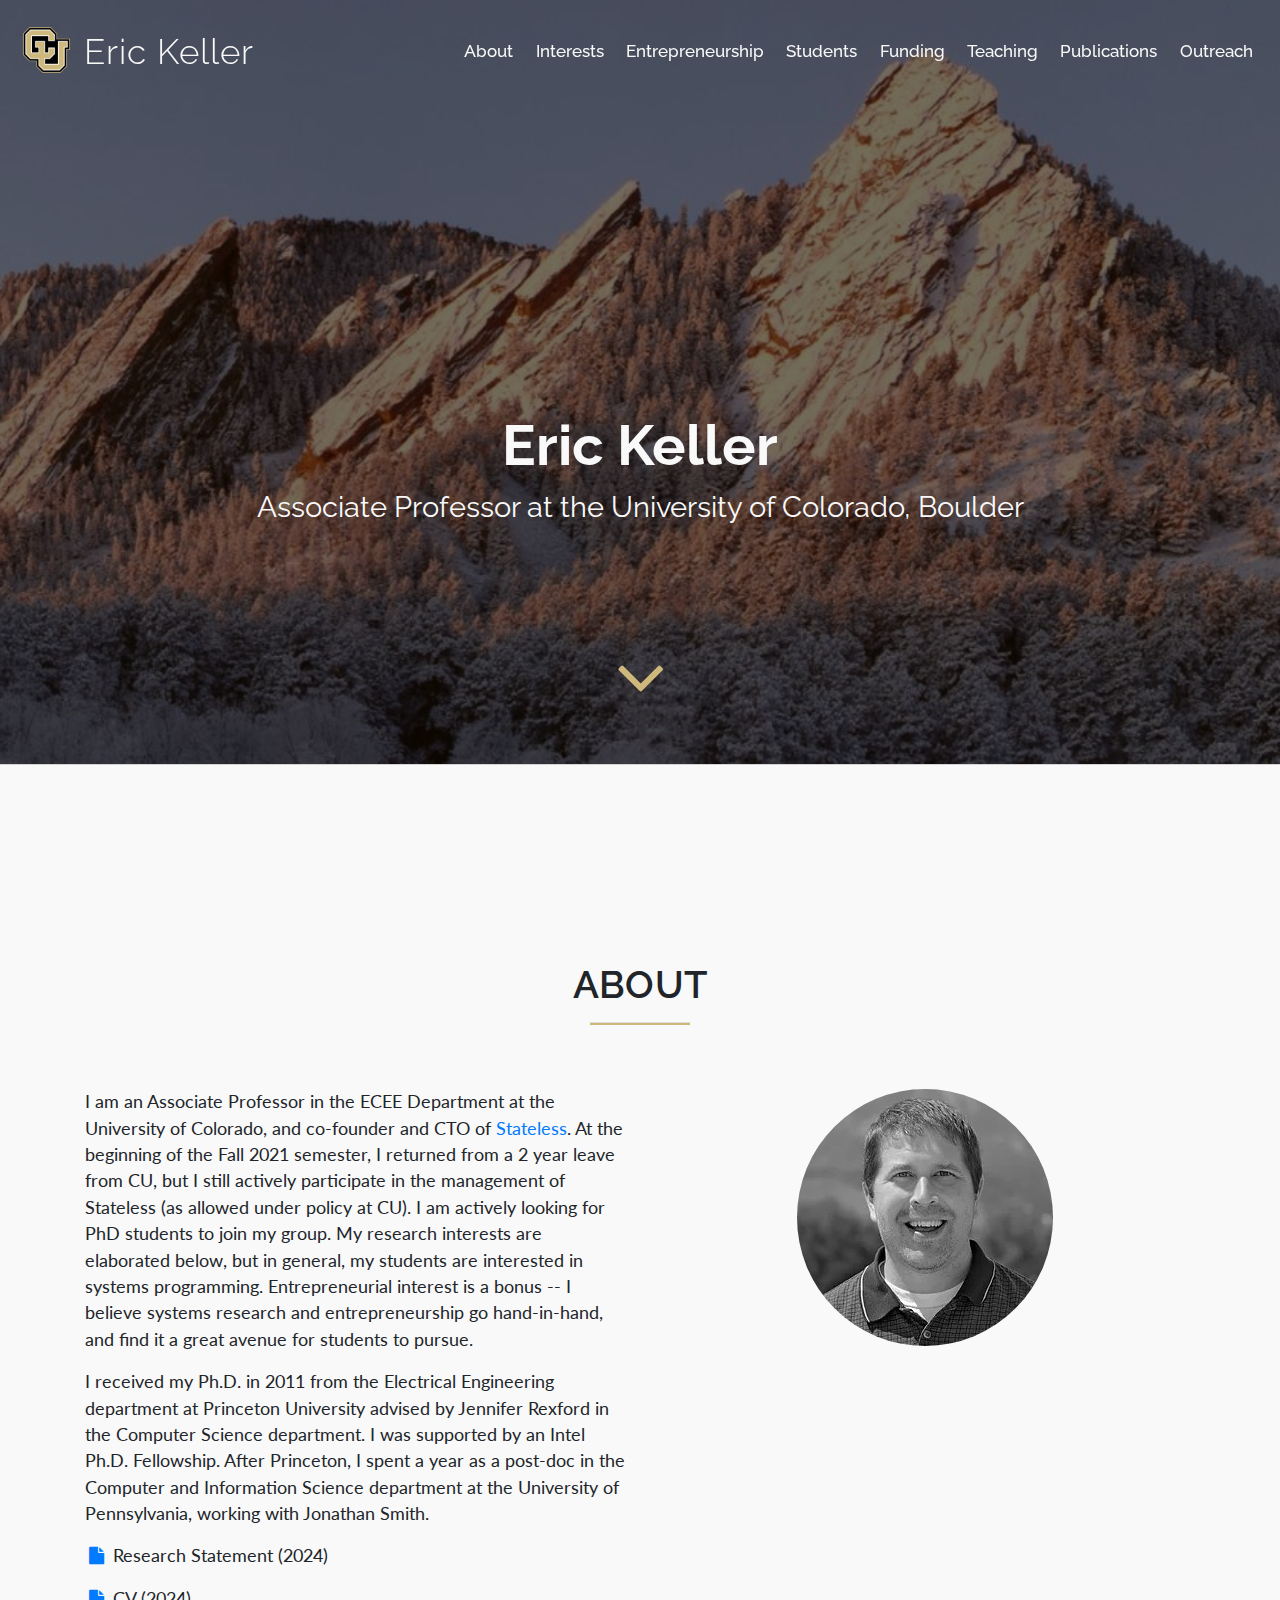
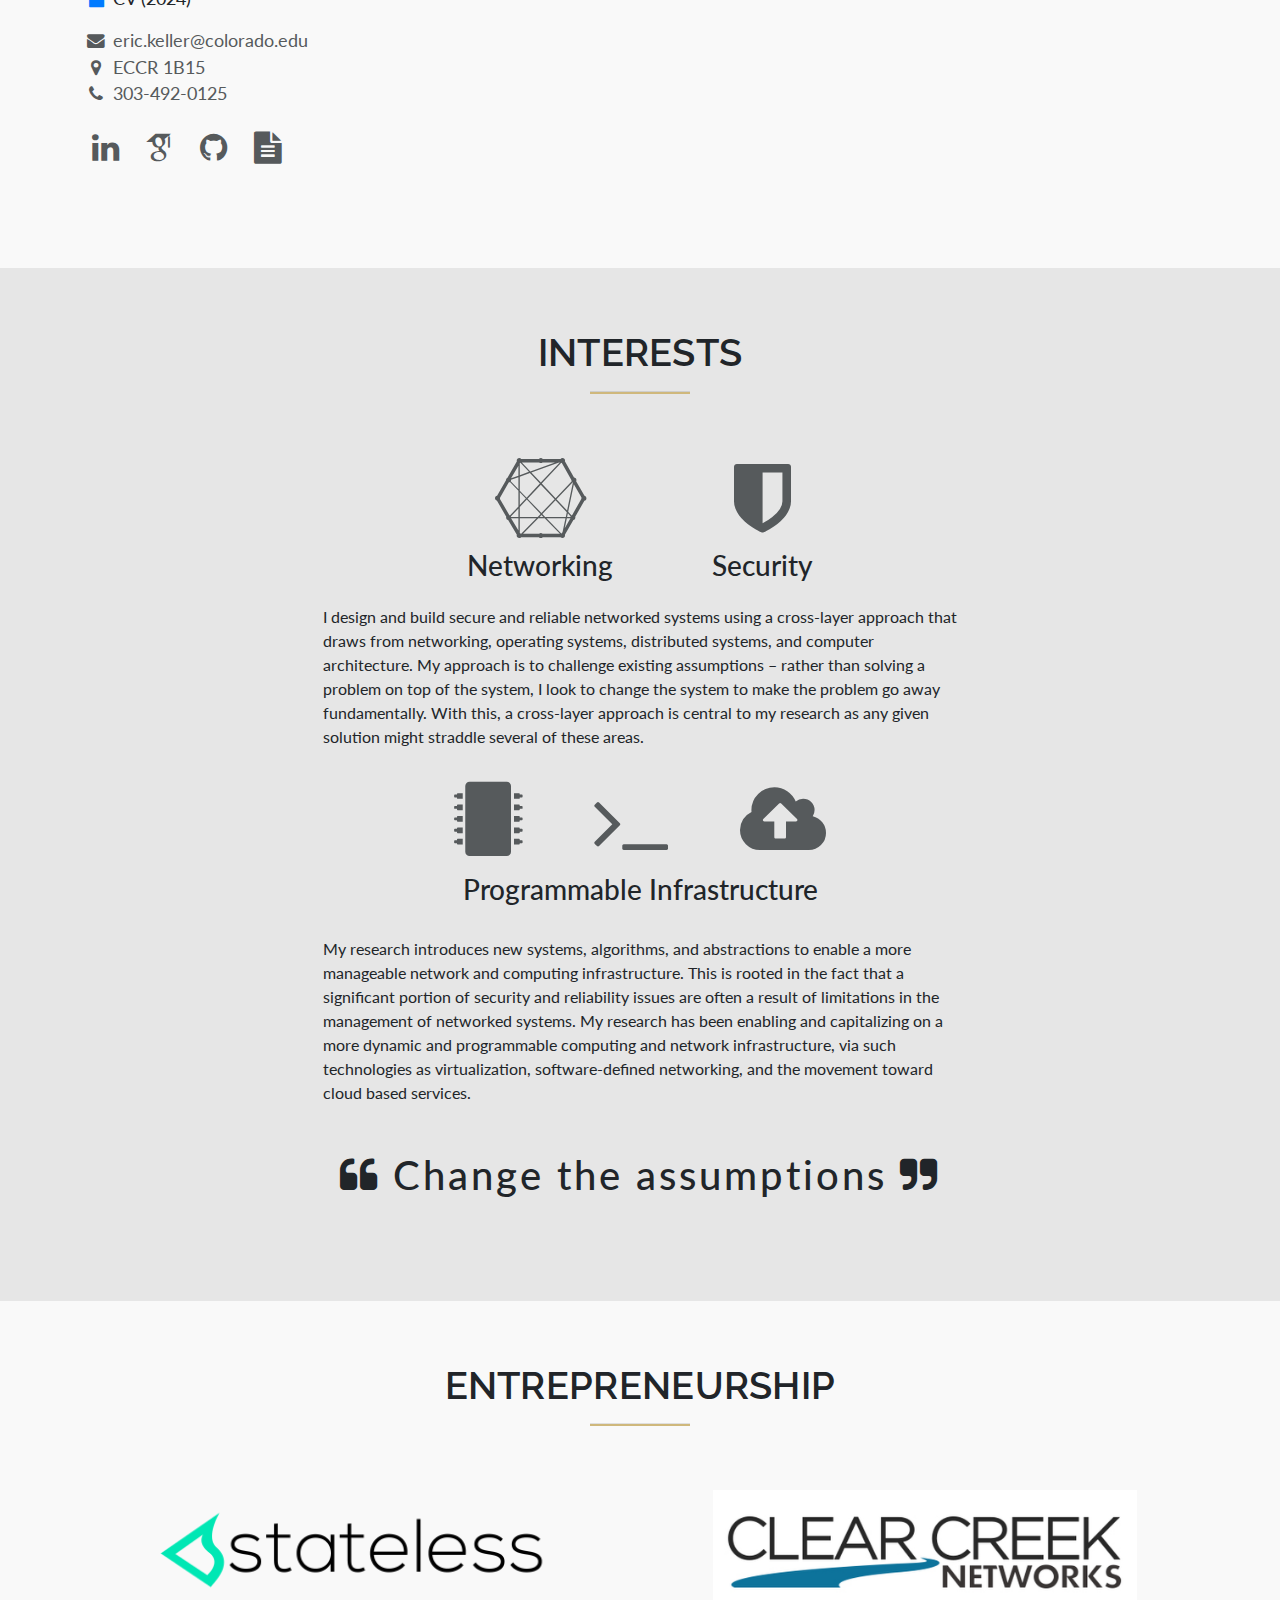
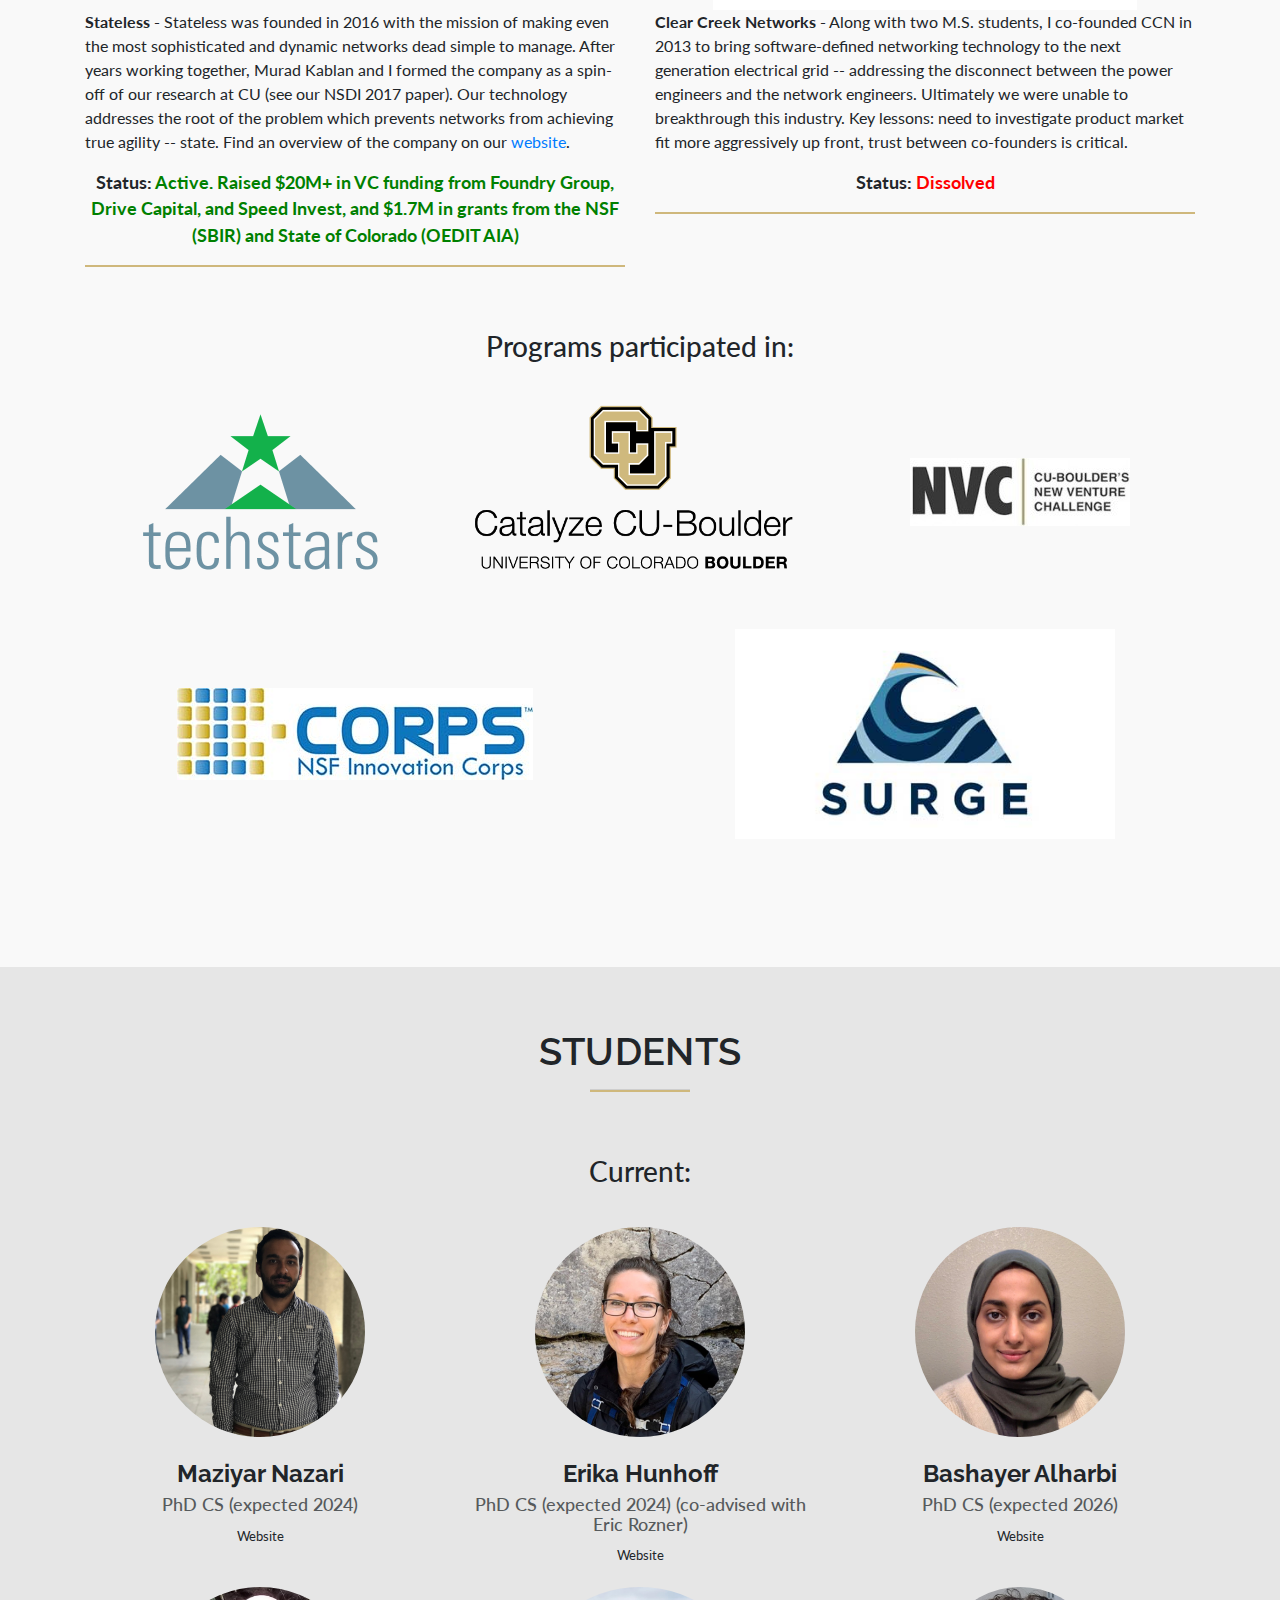
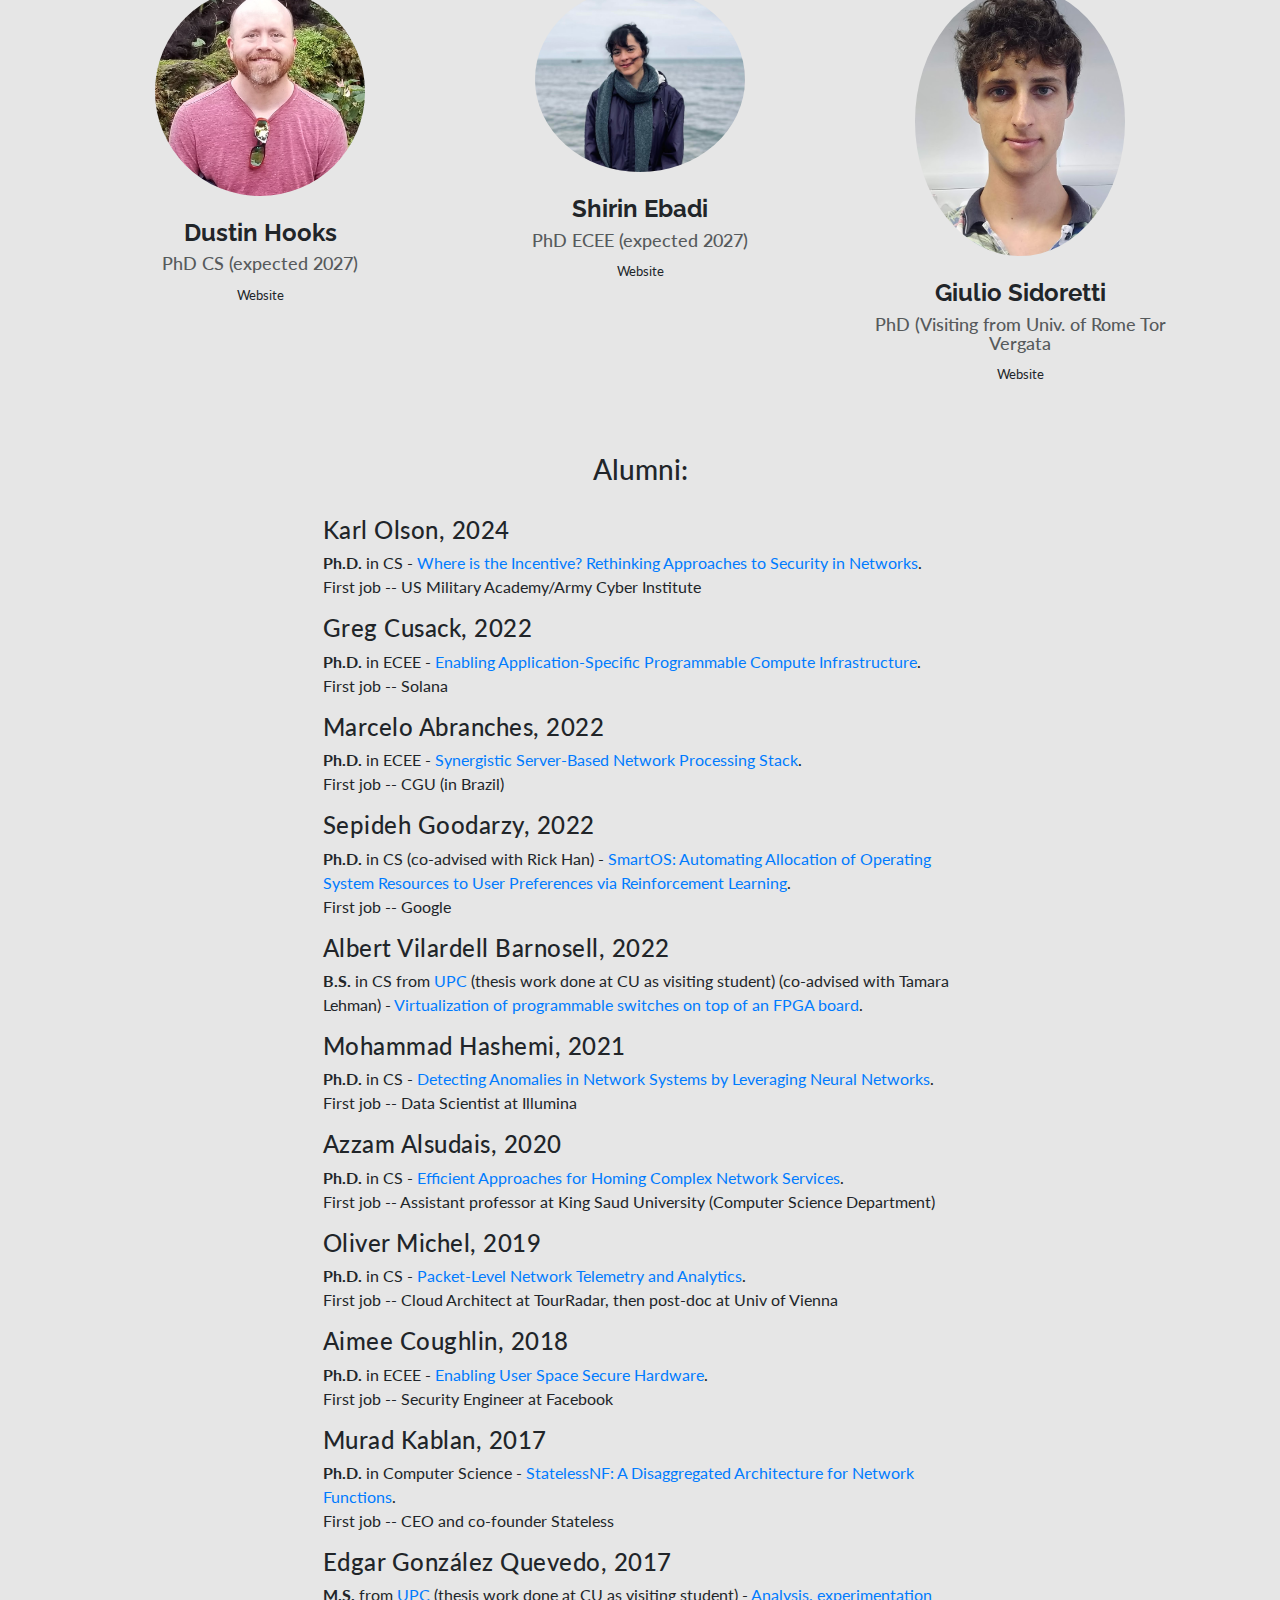
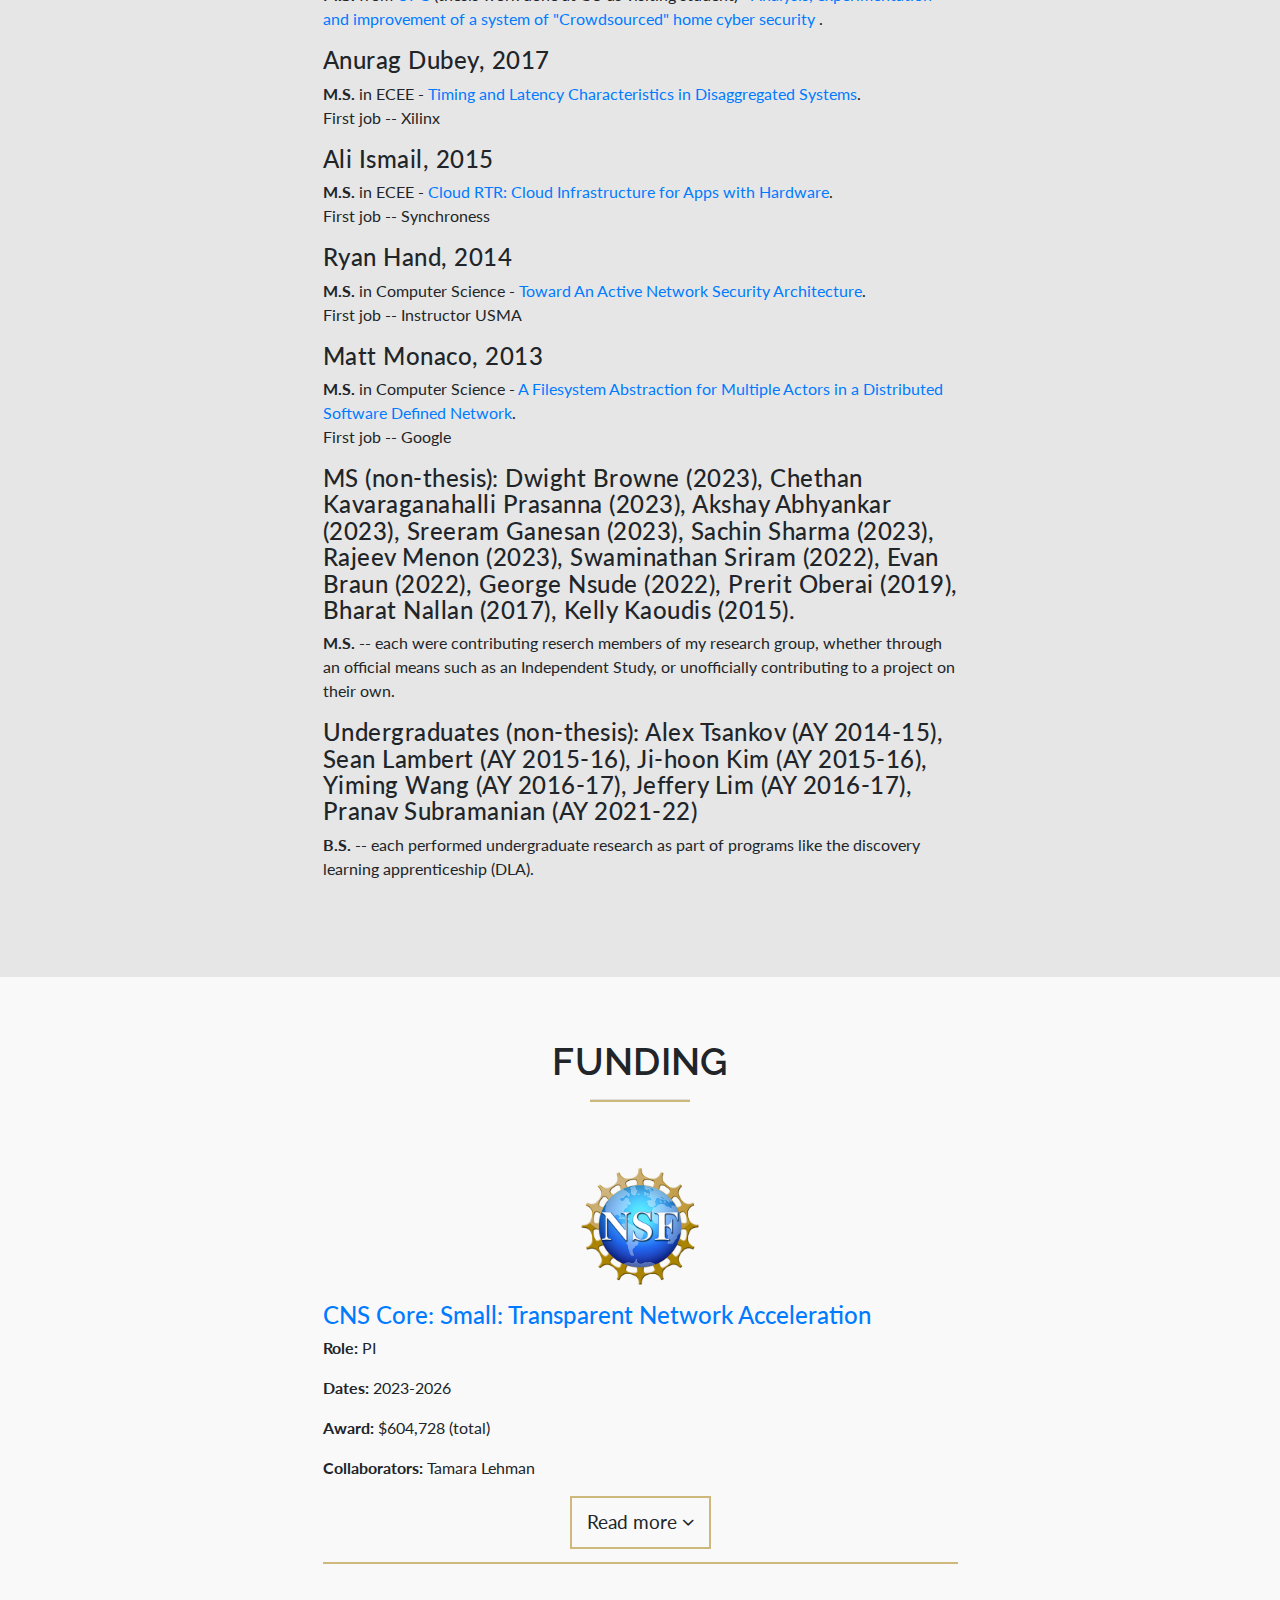
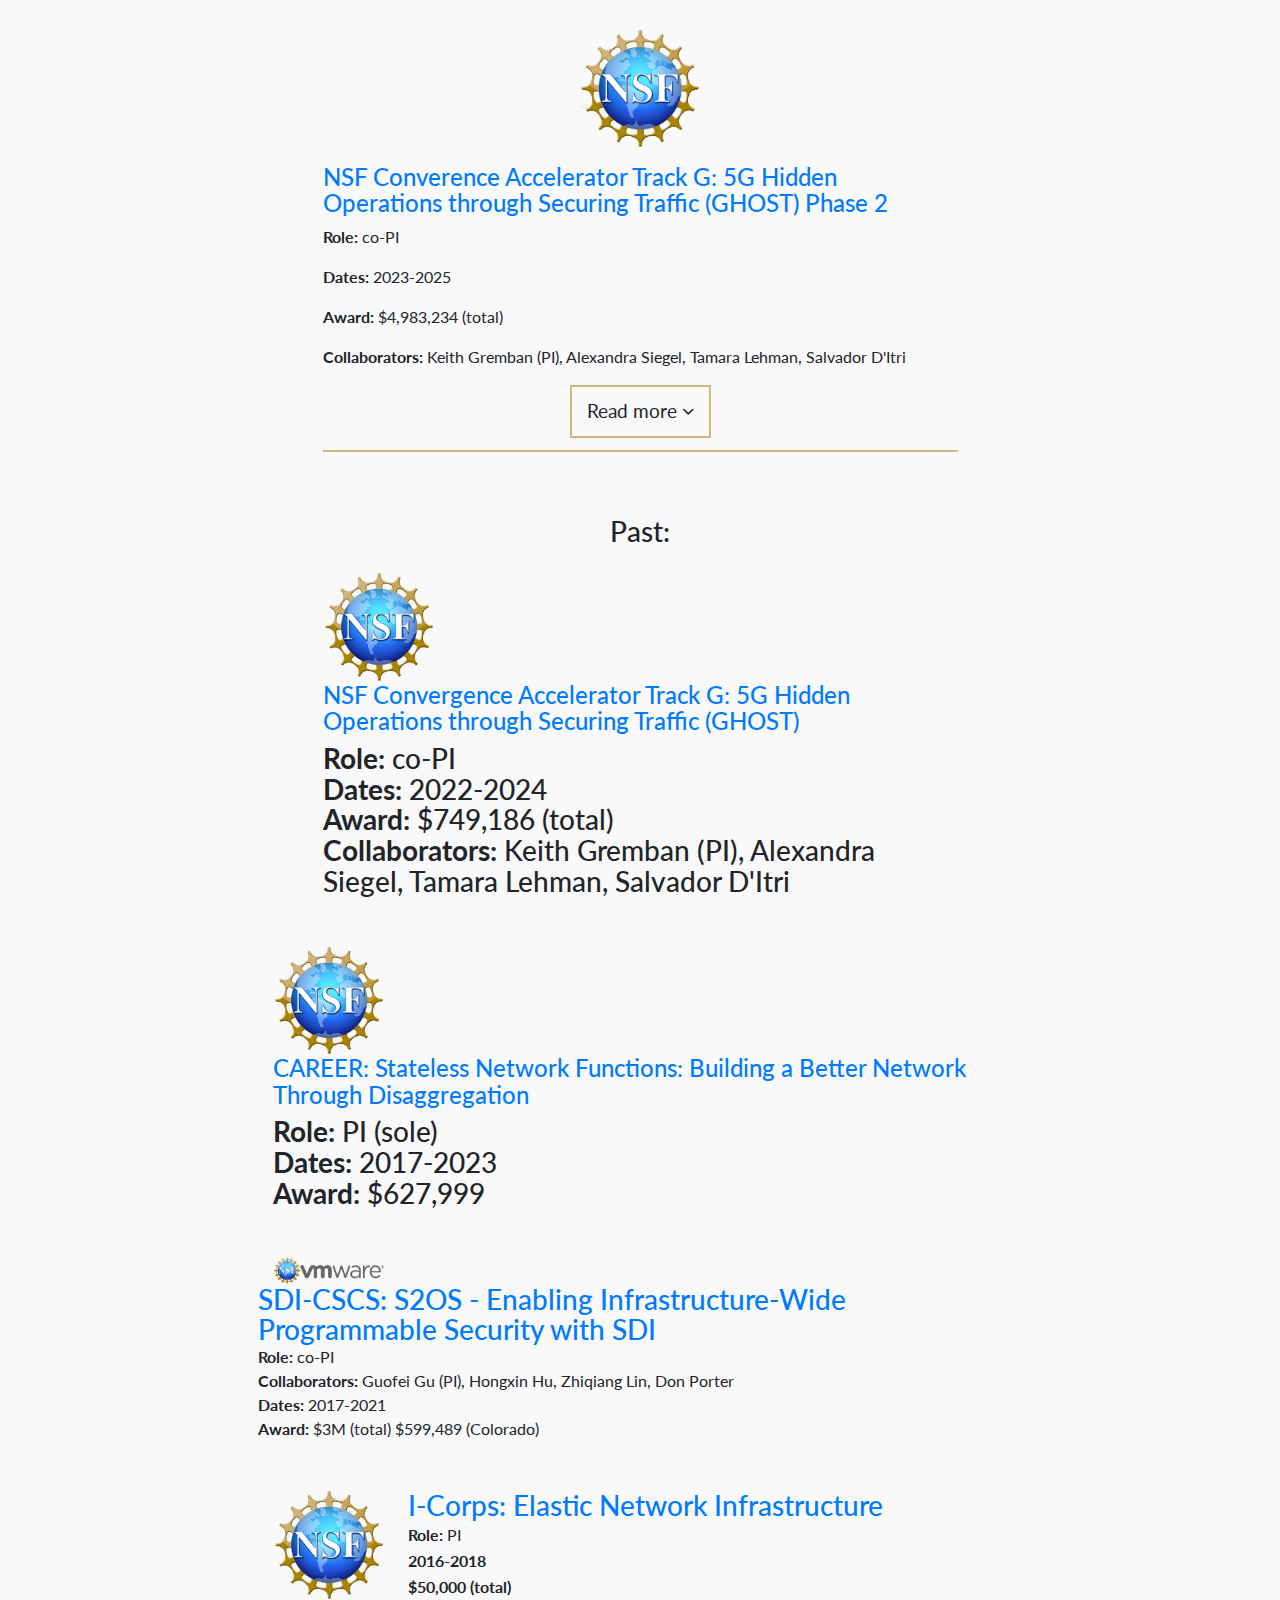
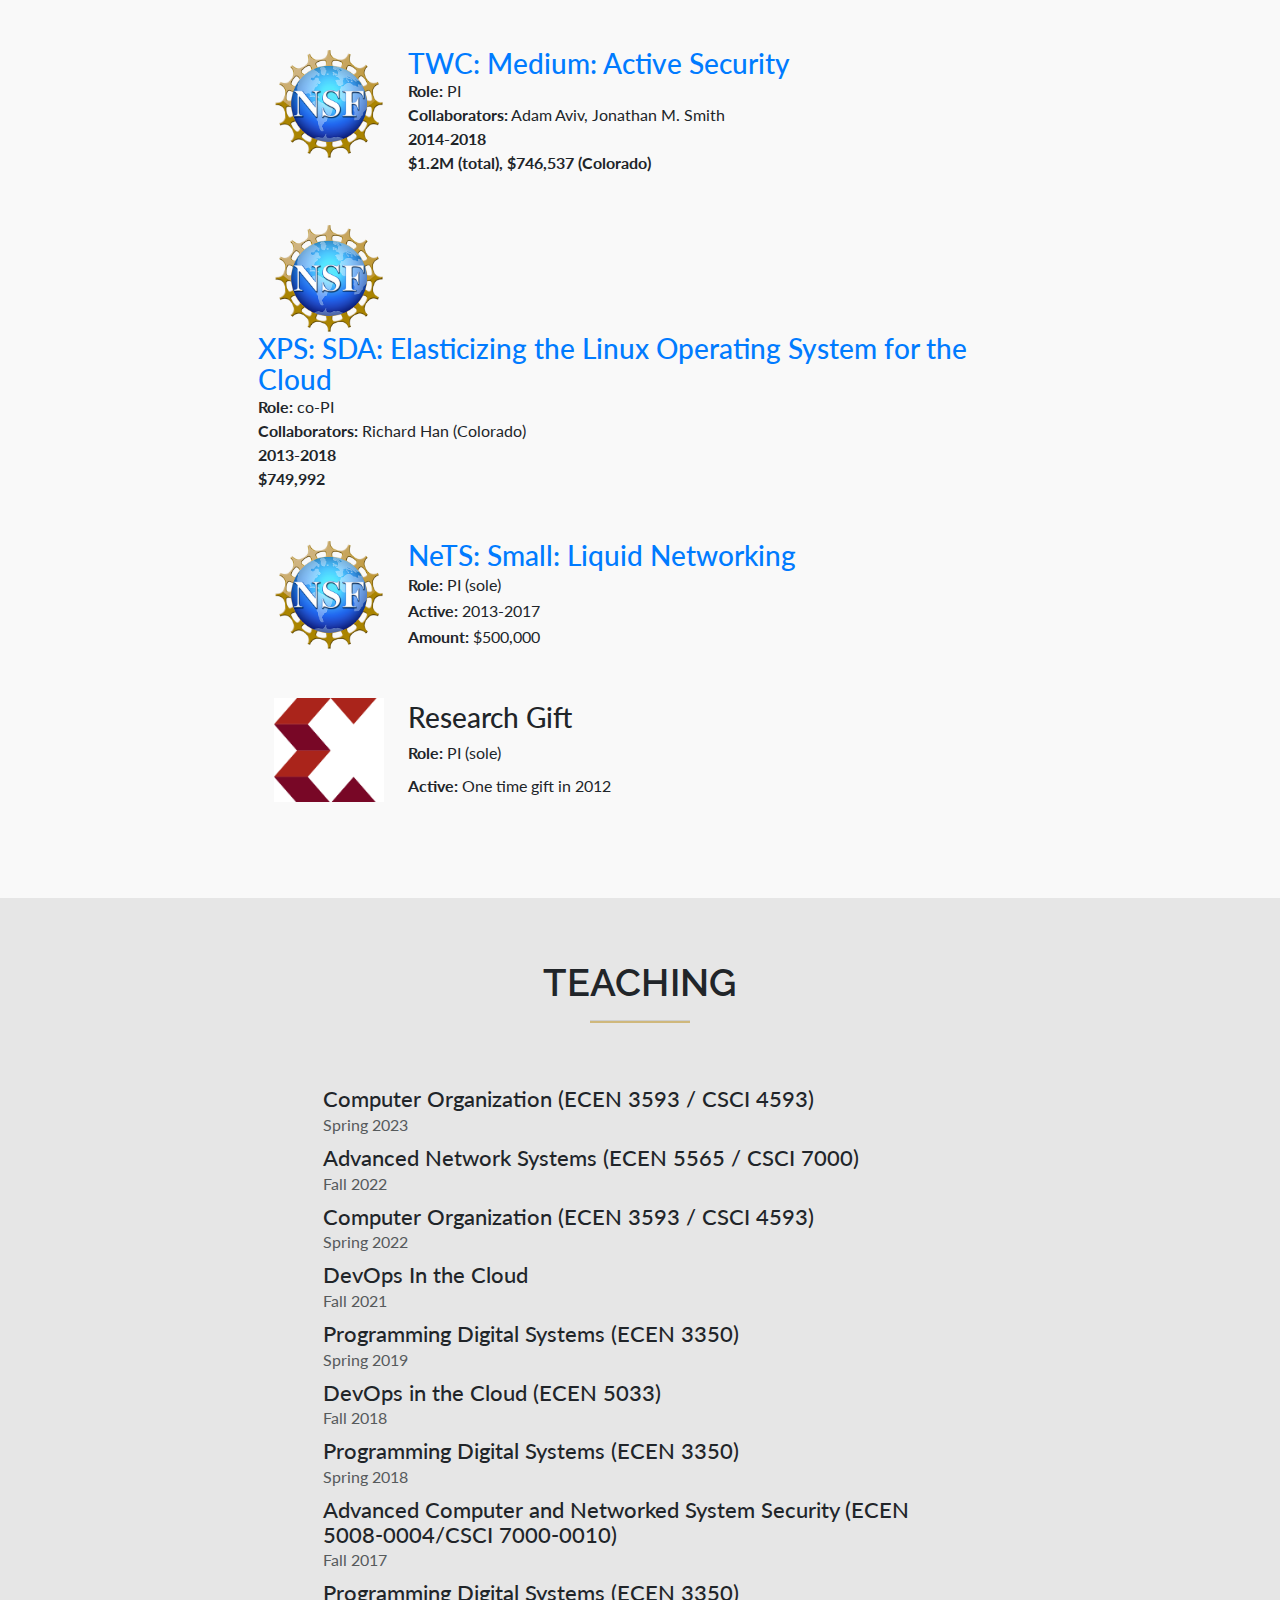
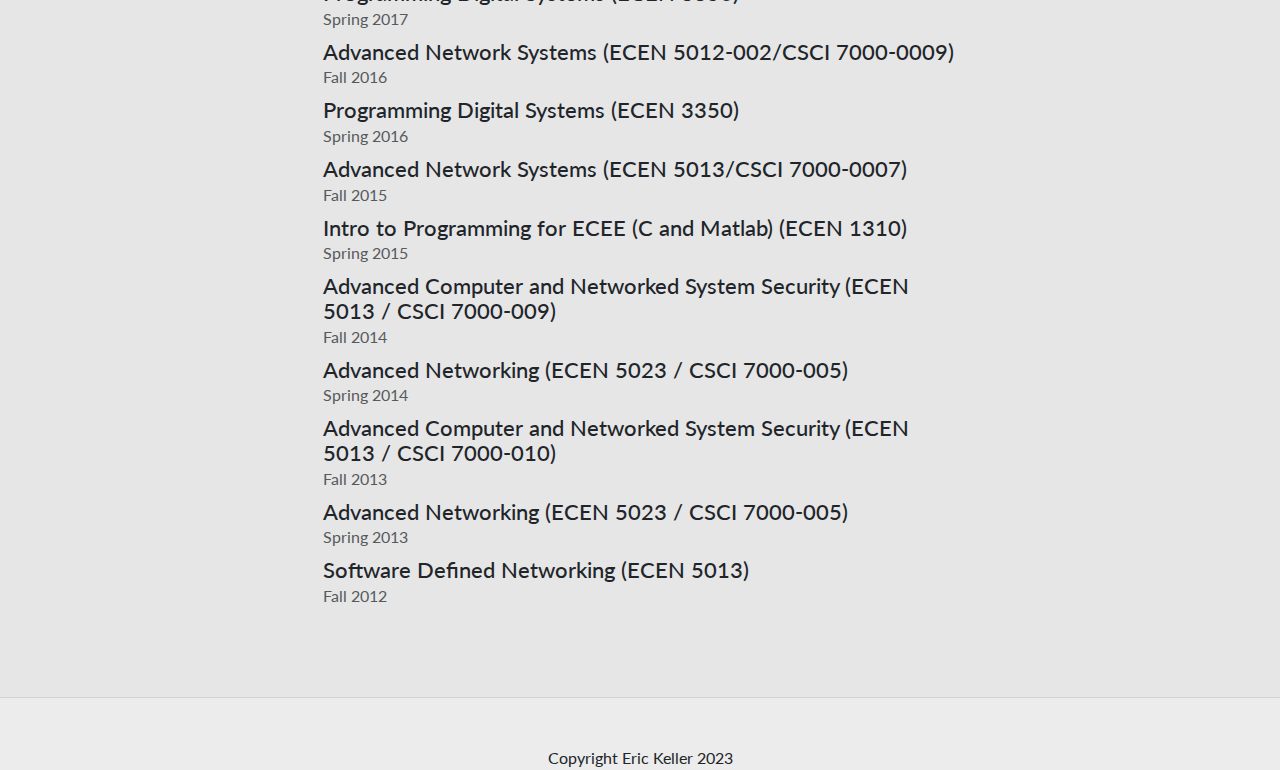
<file: index.html>
<!DOCTYPE html>
<html lang="en-US">
<head>
  <meta http-equiv="Content-Type" content="text/html; charset=utf-8" />
  <meta name="description" content="Associate Professor at the University of Colorado, Boulder and co-founder and CTO of Stateless.  Interested in networking and security, my research enables and capitalizes on a more dynamic and programmable computing and network infrastructure.">
  <meta name=viewport content="width=device-width, initial-scale=1">
	<title>Eric Keller</title>
  <link rel="apple-touch-icon" sizes="180x180" href="/apple-touch-icon.png">
  <link rel="icon" type="image/png" sizes="32x32" href="/favicon-32x32.png">
  <link rel="icon" type="image/png" sizes="16x16" href="/favicon-16x16.png">
  <link rel="manifest" href="/manifest.json">
  <meta name="theme-color" content="#ffffff">
  <link rel="stylesheet" href="css/font-awesome.min.css">
  <link rel="stylesheet" href="css/academicons.min.css"/>
  <link href="https://fonts.googleapis.com/css?family=Lato:400" rel="stylesheet">
  <link href="https://fonts.googleapis.com/css?family=Raleway:300,400,500,600,700" rel="stylesheet">  
  <link rel="stylesheet" type="text/css" href="css/bootstrap.min.css">
	<link rel="stylesheet" type="text/css" href="css/main.css">
</head>
<body data-spy="scroll" data-target="#global-nav">

<!-- NAVBAR START -->
<nav class="navbar navbar-expand-lg navbar-inverse fixed-top" id="global-nav">
  <button class="navbar-toggler navbar-toggler-right" type="button" data-toggle="collapse" data-target="#navbarSupportedContent" aria-controls="navbarSupportedContent" aria-expanded="false" aria-label="Toggle navigation">
    <i class="fa fa-bars" aria-hidden="true"></i>
  </button>
  <a class="navbar-brand" href="#hero" id="navbar-title"><img src="img/cu-logo.png" alt="logo of CU" class="cu-logo">Eric Keller</a>
  <div class="collapse navbar-collapse" id="navbarSupportedContent">
    <ul class="navbar-nav ml-auto">
      <li class="nav-item">
        <a class="nav-link" href="#about">About</a>
      </li>    
      <li class="nav-item">
        <a class="nav-link" href="#interests">Interests</a>
      </li>
      <li class="nav-item">
        <a class="nav-link" href="#enterpre">Entrepreneurship</a>
      </li>
      <li class="nav-item">
        <a class="nav-link" href="#students">Students</a>
      </li>
      <li class="nav-item">
        <a class="nav-link" href="#funding">Funding</a>
      </li> 
      <li class="nav-item">
        <a class="nav-link" href="#teaching">Teaching</a>
      </li>
      <li class="nav-item">
        <a class="nav-link" href="publications.html">Publications</a>
      </li>  
      <li class="nav-item">
        <a class="nav-link" href="outreach.html">Outreach</a>
      </li>                                                                                      
    </ul>
  </div>
</nav><!-- NAVBAR END -->

<!-- HEADER START -->
<header class="main-header" id="hero">
 <div class="header-wrapper">
  	<div class="header-text">
      <div>
        <div>
        <h1>Eric Keller</h1>
        <h2>Associate Professor at the University of Colorado, Boulder</h2>
        </div>
        <a href="#about"><i class="fa fa-angle-down" aria-hidden="true"></i></a>              
      </div>
    </div>
	</div>
</header> <!-- HEADER END -->

<!-- MAIN START -->
<main>

  <!-- ABOUT START -->    
  <section class="section-wrap section-wrap-about">

    <div class="container">
      <a class="anchor" id="about"></a>

      <div class="row">
        <div class="col">
          <div class="section-heading">
            <h2>About</h2>
            <hr>
          </div>
        </div>
      </div>

      <!-- ABOUT ROW START -->
      <div class="row">
        <div class="col-md-6 about-content">
          <p>I am an Associate Professor in the ECEE Department at the University of Colorado, and co-founder and CTO of <a href="http://www.stateless.net">Stateless</a>. At the beginning of the Fall 2021 semester, I returned from a 2 year leave from CU, but I still actively participate in the management of Stateless (as allowed under policy at CU).  I am actively looking for PhD students to join my group. My research interests are elaborated below, but in general, my students are interested in systems programming.  Entrepreneurial interest is a bonus -- I believe systems research and entrepreneurship go hand-in-hand, and find it a great avenue for students to pursue.</p>
          <p>I received my Ph.D. in 2011 from the Electrical Engineering department at Princeton University advised by Jennifer Rexford in the Computer Science department. I was supported by an Intel Ph.D. Fellowship. After Princeton, I spent a year as a post-doc in the Computer and Information Science department at the University of Pennsylvania, working with Jonathan Smith. </p>
          <p><a href="EricKeller_ResearchStatement2024.pdf">
                <i class="fa fa-fw fa-file"></i>
              </a> Research Statement (2024)</p>
          <p><a href="EricKellerCV_06_2024-ann-by-year.pdf">
                <i class="fa fa-fw fa-file"></i>
              </a>CV (2024)</p>
          <ul class="contact-info">
            <li><i class="fa fa-fw fa-envelope" aria-hidden="true"></i> eric.keller@colorado.edu</li>
            <li><i class="fa fa-fw fa-map-marker" aria-hidden="true"></i> ECCR 1B15</li>  
            <li><i class="fa fa-fw fa-phone" aria-hidden="true"></i> 303-492-0125</li>  
          </ul>
          <ul class="list-inline about-icons">
            <li class="list-inline-item">
              <a href="https://www.linkedin.com/in/eric-keller-53bb70/">
                <i class="fa fa-fw fa-linkedin"></i>
              </a>
            </li>
            <li class="list-inline-item">
              <a href="https://scholar.google.com/citations?user=ngLX-kwAAAAJ&hl=en">
                <i class="ai ai-fw ai-google-scholar"></i>
              </a>
            </li>
            <li class="list-inline-item">
              <a href="https://github.com/eric-keller">
                <i class="fa fa-fw fa-github" aria-hidden="true"></i>
              </a>
            </li>
<!--
            <li class="list-inline-item">
              <a href="https://twitter.com/ekeller">
                <i class="fa fa-fw fa-twitter" aria-hi*dden="true"></i>
              </a>
            </li>
-->
            <li class="list-inline-item">
              <a href="EricKellerCV_06_2024-ann-by-year.pdf">
                <i class="fa fa-fw fa-file-text" aria-hidden="true"></i>
              </a>                              
            </li>
<!--
            <li class="list-inline-item">
              <a href="http://nsr.colorado.edu/">
                NSR
              </a>                              
            </li>                      
-->               
          </ul>                          
        </div>

        <div class="col-md-5 content-image-container">
          <img class="img-fluid content-image" src="img/portrait-eric.jpg" alt="">  
        </div>

      </div><!-- ABOUT ROW END -->
    </div>
  </section><!-- ABOUT END -->

  <!-- INTERESTS START -->
  <section class="section-wrap section-wrap-interests">
    <a class="anchor" id="interests"></a>    

    <div class="container">

      <div class="row">
        <div class="col">
          <div class="section-heading">
            <h2>Interests</h2>
            <hr>
          </div>
        </div>
      </div>

      <!-- INTERESTS ROW START -->
      <div class="row icons-stack">

        <div class="col-lg-7 col-md-10 mx-auto">

          <div class="interest-item">
            <div class="interest-item-icons">
              <div>
                <i class="fa fa-connectdevelop interests-icon" aria-hidden="true"></i>
                <h3>Networking</h3>
              </div>
              <div>
                <i class="fa fa-shield interests-icon" aria-hidden="true"></i>
                <h3>Security</h3>
              </div>
            </div>

            <p>I design and build secure and reliable networked systems using a cross-layer approach that draws from networking, operating systems, distributed systems, and computer architecture. My approach is to challenge existing assumptions – rather than solving a problem on top of the system, I look to change the system to make the problem go away fundamentally. With this, a cross-layer approach is central to my research as any given solution might straddle several of these areas.</p>
          </div>

          <div class="interest-item">
            <div class="interest-item-icons">
              <i class="fa fa-microchip interests-icon" aria-hidden="true"></i>
              <i class="fa fa-terminal interests-icon" aria-hidden="true"></i>              
              <i class="fa fa-cloud-upload interests-icon" aria-hidden="true"></i>              
            </div>     
            <h3 class="interest-subheading-alt">Programmable Infrastructure</h3>            
            <p>My research introduces new systems, algorithms, and abstractions to enable a more manageable network and computing infrastructure. This is rooted in the fact that a significant portion of security and reliability issues are often a result of limitations in the management of networked systems. My research has been enabling and capitalizing on a more dynamic and programmable computing and network infrastructure, via such technologies as virtualization, software-defined networking, and the movement toward cloud based services. </p>
            
          </div>
        </div>                  
      </div><!-- INTERESTS ROW END -->

      <div class="row">
        <div class="col-lg-12 mx-auto interests-quote-block">
          <h2><i class="fa fa-quote-left" aria-hidden="true"></i> Change the assumptions <i class="fa fa-quote-right" aria-hidden="true"></i></h2>
        </div>
      </div>

    </div>
  </section><!-- INTERESTS END -->

<!-- ENTREPRENEURIAL ACTIVITY START -->
<section class="section-wrap section-wrap-enterpren">
  <a class="anchor" id="enterpre"></a>

  <div class="container">

    <div class="row">
      <div class="col-md-8 mx-auto section-heading section-heading-enterpren ">
        <h2>Entrepreneurship</h2>

        <hr>
      </div>
    </div>

    <!-- ENTREPRENEURSHIP ROW START -->
    <div class="row">

      <div class="col-lg-6 col-md-10 mx-auto">
        <div class="enterpren-container">
          <a href="https://www.stateless.net"><img class="img-fluid" src="img/stateless-logo-blacktext.png" alt="logo of Stateless"></a>
          <p><strong>Stateless -</strong>  Stateless was founded in 2016 with the mission of making even the most sophisticated and dynamic networks dead simple to manage.  After years working together, Murad Kablan and I formed the company as a spin-off of our research at CU (see our NSDI 2017 paper).  Our technology addresses the root of the problem which prevents networks from achieving true agility -- state.  Find an overview of the company on our <a href="https://www.stateless.net">website</a>.</a></p>
  
          <p><strong>Status: <span class="enterpren-active">Active.  Raised $20M+ in VC funding from Foundry Group, Drive Capital, and Speed Invest, and $1.7M in grants from the NSF (SBIR) and State of Colorado (OEDIT AIA) </span></strong></p>               
        </div>          
      </div>

      <div class="col-lg-6 col-md-10 mx-auto">   
        <div class="enterpren-container">               
          <img class="img-fluid" src="img/clear-creek-logo-crop.png" alt="logo of Clear Creek Networks">
          <p><strong>Clear Creek Networks -</strong> Along with two M.S. students, I co-founded CCN in 2013 
          to bring software-defined networking technology to the next generation electrical grid -- addressing the disconnect between the power engineers and the network engineers.  Ultimately we were unable to breakthrough this industry.  Key lessons: need to investigate product market fit more aggressively up front, trust between co-founders is critical. </p> 
          <p><strong>Status: <span class="enterpren-dissolved">Dissolved</span></strong></p>       
        </div>
      </div>

    </div><!-- ENTERPRENEURSHIP ROW END -->

    <div class="row">
      <div class="col section-heading-enterpren">
        <h3>Programs participated in:</h3>
      </div>
    </div>

    <!-- PARTICIPATED IN ROW START -->
    <div class="row participated-in-section">

      <div class="col-md-4 ">
        <a href="#"><img class="img-fluid" src="img/techstars-logo.png" alt="logo of Techstars"></a>
      </div>

      <div class="col-md-4 ">
        <a href="#"><img class="img-fluid" src="img/catalyze-logo-png.png" alt="logo of Catalyze CU-Boulder"></a>
      </div>

      <div class="col-md-4 ">
        <a href="#"><img class="img-fluid" src="img/nvc-logo-crop.png" alt="logo of New Venture Challenge Boulder"></a>
      </div>

      <div class="col-md-4 ">
        <a href="#"><img class="img-fluid" src="img/icorps-logo.jpg" alt="logo of I-Corps"></a>
      </div>

      <div class="col-md-4 ">
        <a href="#"><img class="img-fluid" src="img/surge-logo-crop.png" alt="logo of Surge Accelelator"></a>
      </div>  

    </div><!-- PARTICIPATED IN ROW END -->
     
  </div>
</section><!-- ENTERPRENEURIAL ACTIVITY END -->


 <!-- STUDENTS START -->
 <section class="section-wrap section-wrap-students">
  <a class="anchor" id="students"></a>

  <div class="container">

    <div class="row">
      <div class="col section-heading">
        <h2>Students</h2>
        <hr>
        <h3>Current:</h3>        
      </div>
    </div>
    <!-- TEAM ROW START -->
    <div class="row"> 


<!--
      <div class="col-md-4 col-sm-6 team-section ">
        <img src="img/headshot-azzam.jpg" class="img-fluid team-image" alt="placeholder">
        <h3>Azzam Alsudais</h3>
        <h4>PhD CS (expected 2020)</h4> 
        <p><a href="https://aalsudais.github.io/">Website</a></p>
      </div> 
-->
<!--

      <div class="col-md-4 col-sm-6 team-section ">
        <img src="img/headshot-mohammad.jpg" class="img-fluid team-image" alt="placeholder">
        <h3>Mohammad Hashemi</h3>
        <h4>PhD CS (expected 2021)</h4>  
        <p><a href="https://www.linkedin.com/in/smjhashemi/">Website</a></p>
      </div>      
      <div class="col-md-4 col-sm-6 team-section ">
        <img src="img/headshot-sepideh.jpg" class="img-fluid team-image" alt="placeholder">
        <h3>Sepideh Goodarzy</h3>
        <h4>PhD CS (expected Aug 2022) (co-advised with Rick Han)</h4>      
        <p><a href="https://www.linkedin.com/in/sepidehgoodarzy/">Website</a></P>  
      </div>      

      <div class="col-md-4 col-sm-6 team-section ">
        <img src="img/headshot-greg.jpg" class="img-fluid team-image" alt="placeholder">
        <h3>Greg Cusack</h3>
        <h4>PhD ECEE (expected Dec 2022)</h4>  
        <p><a href="https://gregcusack.github.io/">Website</a></p>
      </div>      
      
      <div class="col-md-4 col-sm-6 team-section ">
        <img src="img/headshot-marcelo.jpg" class="img-fluid team-image" alt="placeholder">
        <h3>Marcelo Abranches</h3>
        <h4>PhD ECEE (expected Dec 2022)</h4>      
        <p><a href="https://mcabranches.github.io">Website</a></P>  
      </div>      

      <div class="col-md-4 col-sm-6 team-section ">
        <img src="img/headshot-karl.jpg" class="img-fluid team-image" alt="placeholder">
        <h3>Karl Olson</h3>
        <h4>PhD CS (expected 2023)</h4>      
        <p><a href="https://www.linkedin.com/in/karl-olson-16720511/">Website</a></P>  
      </div>      
-->

      <div class="col-md-4 col-sm-6 team-section ">
        <img src="img/headshot-maziyar.jpg" class="img-fluid team-image" alt="placeholder">
        <h3>Maziyar Nazari</h3>
        <h4>PhD CS (expected 2024)</h4>      
        <p><a href="https://maziyar-na.github.io/">Website</a></P>  
      </div>      

<!--
      <div class="col-md-4 col-sm-6 team-section ">
        <img src="img/headshot-dwight.jpg" class="img-fluid team-image" alt="placeholder">
        <h3>Dwight Browne</h3>
        <h4>PhD CS (expected 2024)</h4> 
        <p><a href="https://www.dwightjbrowne.com/">Website</a></p>
      </div> 
-->
      <div class="col-md-4 col-sm-6 team-section ">
        <img src="img/headshot-erika.jpg" class="img-fluid team-image" alt="placeholder">
        <h3>Erika Hunhoff</h3>
        <h4>PhD CS (expected 2024) (co-advised with Eric Rozner)</h4> 
        <p><a href="https://hunhoffe.github.io/">Website</a></p>
      </div> 

      <div class="col-md-4 col-sm-6 team-section ">
        <img src="img/headshot-bashayer.jpg" class="img-fluid team-image" alt="placeholder">
        <h3>Bashayer Alharbi</h3>
        <h4>PhD CS (expected 2026) </h4> 
        <p><a href="https://byalharbi.github.io/">Website</a></p>
      </div> 

      <div class="col-md-4 col-sm-6 team-section ">
        <img src="img/dustin-headshot.jpg" class="img-fluid team-image" alt="placeholder">
        <h3>Dustin Hooks</h3>
        <h4>PhD CS (expected 2027)</h4> 
        <p><a href="https://www.linkedin.com/in/dustinjayhooks/">Website</a></p>
      </div> 

      <div class="col-md-4 col-sm-6 team-section ">
        <img src="img/shirin-headshot.jpg" class="img-fluid team-image" alt="placeholder">
        <h3>Shirin Ebadi</h3>
        <h4>PhD ECEE (expected 2027)</h4> 
        <p><a href="https://shirinebadi.github.io/">Website</a></p>
      </div> 



      <div class="col-md-4 col-sm-6 team-section ">
        <img src="img/giulio-headshot.png" class="img-fluid team-image" alt="placeholder">
        <h3>Giulio Sidoretti</h3>
        <h4>PhD (Visiting from Univ. of Rome Tor Vergata</h4> 
        <p><a href="https://scholar.google.com/citations?user=cP6ilOUAAAAJ&hl=it">Website</a></p>
      </div> 


<!--
     <div class="col-md-4 col-sm-6 team-section ">
        <img src="img/headshot-bashayer.jpg" class="img-fluid team-image" alt="placeholder">
        <h3>Bashayer Alharbi </h3>
        <h4>PhD CS (expected 2025) </h4> 
        <p><a href="https://www.linkedin.com/in/bashayer-alharbi/">Website</a></p>
      </div> 
-->
      
<!--
      <div class="col-md-4 col-sm-6 team-section ">
        <img src="img/headshot-bharat.jpg" class="img-fluid team-image" alt="placeholder">
        <h3>Bharat Nallan</h3>
        <h4>MS ECEE (expected 2017)</h4>       
      </div>
-->
<!--
      <div class="col-md-4 col-sm-6 team-section ">
        <img src="img/portrait-placeholder.png" class="img-fluid team-image" alt="portrait of Jane Smith">
        <h3>Jane Smith</h3>
        <h4>Title</h4>
        <p>(co-advised with Eric Wustrow)</p>        
        <p><a href="#">Website</a></p>                                                
      </div>  
-->

    </div> <!-- TEAM ROW END -->

    <div class="row">
      <div class="col section-heading alumni-heading">
        <h3>Alumni:</h3>        
      </div>
    </div>
    <!-- ALUMNI ROW START -->
    <div class="row"> 

      <div class="col-lg-7 col-md-10 mx-auto">

      <div class="alumni-item">
          <h4>Karl Olson, 2024</h4>
          <p><strong>Ph.D.</strong> in CS - <a href="thesis/KarlOlson_Dissertation_Final_Feb2024.pdf"> Where is the Incentive? Rethinking Approaches to Security in Networks</a>.
          <br /> First job -- US Military Academy/Army Cyber Institute</p>
        </div>


      <div class="alumni-item">
          <h4>Greg Cusack, 2022</h4>
          <p><strong>Ph.D.</strong> in ECEE - <a href="thesis/Greg-Cusack-Final-PhD_Dissertation_12_2022.pdf"> Enabling Application-Specific Programmable Compute Infrastructure</a>.
          <br /> First job -- Solana</p>
        </div>

      <div class="alumni-item">
          <h4>Marcelo Abranches, 2022</h4>
          <p><strong>Ph.D.</strong> in ECEE - <a href="thesis/Marcelo_Abranches_PhD_Dissertation_10_2022.pdf"> Synergistic Server-Based Network Processing Stack</a>.
          <br /> First job -- CGU (in Brazil)</p>
        </div>

      <div class="alumni-item">
          <h4>Sepideh Goodarzy, 2022</h4>
          <p><strong>Ph.D.</strong> in CS (co-advised with Rick Han) - <a href="thesis/SepidehGoodarzy_PhD_Dissertation_8_2022.pdf"> SmartOS: Automating Allocation of Operating System Resources to User Preferences via Reinforcement Learning</a>.
          <br /> First job -- Google</p>
        </div>

      <div class="alumni-item">
          <h4>Albert Vilardell Barnosell, 2022</h4>
          <p><strong>B.S.</strong> in CS from <a href="https://www.upc.edu/en">UPC</a> (thesis work done at CU as visiting student) (co-advised with Tamara Lehman) - <a href="thesis/TFG_Albert_Vilardell_June2022.pdf"> Virtualization of programmable switches on top of
an FPGA board</a>.
<!--          <br /> First job -- Google</p> 1-->
        </div>


      <div class="alumni-item">
          <h4>Mohammad Hashemi, 2021</h4>
          <p><strong>Ph.D.</strong> in CS - <a href="thesis/Mohammad_Hashemi-dissertation-7_2021.pdf"> Detecting Anomalies in Network Systems by Leveraging
Neural Networks</a>.
          <br /> First job -- Data Scientist at Illumina</p>
        </div>



      <div class="alumni-item">
          <h4>Azzam Alsudais, 2020</h4>
         <!--https://aalsudais.github.io/-->
          <p><strong>Ph.D.</strong> in CS - <a href="thesis/AzzamAlsudais-PhD-Dissertation_11_2020.pdf"> Efficient Approaches for Homing Complex Network Services</a>.
          <br /> First job -- Assistant professor at King Saud University (Computer Science Department)</p>
        </div>



      <div class="alumni-item">
          <h4>Oliver Michel, 2019</h4>
          <p><strong>Ph.D.</strong> in CS - <a href="thesis/OliverMichel-dissertation_4_2019.pdf"> Packet-Level Network Telemetry and Analytics</a>.
          <br /> First job -- Cloud Architect at TourRadar, then post-doc at Univ of Vienna</p>
        </div>


      <div class="alumni-item">
          <h4>Aimee Coughlin, 2018</h4>
          <p><strong>Ph.D.</strong> in ECEE - <a href="thesis/coughlin-phd-2018.pdf"> Enabling User Space Secure Hardware</a>.
          <br /> First job -- Security Engineer at Facebook</p>
        </div>
<!--
        <div class="alumni-item">
          <h4>Bharat Nallan, 2017</h4>
          <p><strong>M.S.</strong> in ECEE (non-thesis)
          <br /> First job -- CloudFlare</p>
        </div>
-->      
        <div class="alumni-item">
          <h4>Murad Kablan, 2017</h4>
          <p><strong>Ph.D.</strong> in Computer Science - <a href="thesis/murad-kablan-phd-2017.pdf"> StatelessNF: A Disaggregated Architecture for Network Functions</a>.
          <br /> First job -- CEO and co-founder Stateless</p>
        </div>
        
        
        <div class="alumni-item">
          <h4>Edgar González Quevedo, 2017</h4>
          <p><strong>M.S.</strong> from <a href="https://www.upc.edu/en">UPC</a> (thesis work done at CU as visiting student) - <a href="thesis/edgar-gonzalez-ms-2017.pdf"> Analysis, experimentation and improvement of a system of "Crowdsourced" home cyber security </a>. <br /> </p>
        </div>

        
        <div class="alumni-item">
          <h4>Anurag Dubey, 2017</h4>
          <p><strong>M.S.</strong> in ECEE - <a href="thesis/anurag-dubey-ms-2017.pdf"> Timing and Latency Characteristics in Disaggregated Systems</a>. <br /> First job -- Xilinx</p>
        </div>

        <div class="alumni-item">
          <h4>Ali Ismail, 2015</h4>
          <p><strong>M.S.</strong> in ECEE - <a href="thesis/ali-ismail-ms-2015.pdf">Cloud RTR: Cloud Infrastructure for Apps with Hardware</a>.  <br /> First job -- Synchroness</p>
        </div>    

        <div class="alumni-item">
          <h4>Ryan Hand, 2014</h4>
          <p><strong>M.S.</strong> in Computer Science - <a href="thesis/ryan-hand-ms-2014.pdf">Toward An Active Network Security Architecture</a>.  <br /> First job -- Instructor USMA</p>
        </div>

        <div class="alumni-item">
          <h4>Matt Monaco, 2013</h4>
          <p><strong>M.S.</strong> in Computer Science - <a href="thesis/matt-monaco-ms-2013.pdf">A Filesystem Abstraction for Multiple Actors in a Distributed Software Defined Network</a>.  <br /> First job -- Google</p>
        </div>  
<!--
        <div class="alumni-item">
          <h4>Kelly Kaoudis, 2015</h4>
          <p><strong>M.S. (non-thesis)</strong> in Computer Science.  <br /> First job -- Twitter</p>
        </div> 
--> 
<!-- Sachin Sharma, Varsha, Sreeram, Guarov, Chethan, Akshay 
     Rajeev, VLNP
-->


<!-- Fall 2023:		  Varsha Natarajan – MS CS (2023), Gaurav Roy – MS CS (2023), Venky, Pawan, Rohan
-->
        <div class="alumni-item">
          <h4> MS (non-thesis): 
          Dwight Browne (2023), Chethan Kavaraganahalli Prasanna (2023), Akshay Abhyankar  (2023), Sreeram Ganesan (2023), Sachin Sharma (2023), Rajeev Menon (2023),
		  Swaminathan Sriram (2022), Evan Braun (2022), George Nsude (2022), Prerit Oberai (2019), Bharat Nallan (2017), Kelly Kaoudis (2015).  </h4> 
          <p><strong>M.S.</strong> -- each were contributing reserch members of my research group, whether through an official means such as an Independent Study, or unofficially contributing to a project on their own.</p>
          <h4>Undergraduates (non-thesis): Alex Tsankov (AY 2014-15), Sean Lambert (AY 2015-16), Ji-hoon Kim (AY 2015-16), Yiming Wang (AY 2016-17), Jeffery Lim (AY 2016-17), Pranav Subramanian (AY 2021-22)</h4>
          <p><strong>B.S.</strong> -- each performed undergraduate research as part of programs like the discovery learning apprenticeship (DLA).</p>
        </div>  

        
      </div>
    </div> <!-- ALUMNI ROW END -->  

  </div>
 </section> <!-- STUDENTS END -->

 <!-- FUNDING START -->
 <section class="section-wrap section-wrap-funding">
  <a class="anchor" id="funding"></a>
  <div class="container">

    <div class="row">
      <div class="col section-heading">
        <h2>Funding</h2>
        <hr>
      </div>
    </div>

    <!-- ACTIVE FUNDING ROWS START -->



    <div class="row">    
      <div class="col-lg-7 col-md-10 mx-auto">

        <div class="funding-item">
          <div class="funding-image-container">
            <a href="https://nsf.gov"><img src="img/nsf-logo.png" class="img-fluid" alt="logo of NSF"></a>
          </div>
          <a href="https://www.nsf.gov/awardsearch/showAward?AWD_ID=2241818"><h4>CNS Core: Small: Transparent Network Acceleration</h4></a>
          <p><strong>Role:</strong> PI </p>
          <p><strong>Dates:</strong> 2023-2026</p>
          <p><strong>Award:</strong> $604,728 (total)</p>
          <p><strong>Collaborators:</strong> Tamara Lehman</p> 
          <p class="funding-expand-button-container">
            <button type="button" data-toggle="collapse" data-target="#collapse-tna" aria-expanded="false" aria-controls="collapse-tna">
              Read more <i class="fa fa-angle-down" aria-hidden="true"></i>
            </button>
          </p>
          <div class="collapse" id="collapse-tna">
            <div class="card card-body">
              <p>
              With the increase in connected devices comes an increase in network traffic. Applications that we use every day, such as video conferencing, each need to have traffic processed to secure and optimize the application. Current network infrastructure is showing signs that in the near future it won't be able to keep up with the growing demand or increased needs, such as having higher definition video calls with more participants and imperceptible delays in the communication. While some solutions have been proposed to help solve this problem, they do so at the cost of compatibility, which would require rewriting a large body of software that has been developed and tested over the course of over a decade. This proposal introduces a new way of thinking about the way network traffic is handled that will enable both forward and backwards compatibility with modern software while meeting the needs of applications.
             </p>
              <p>               
              In particular, this proposal introduces Transparent Network Acceleration (TNA), which is a novel architecture that decomposes Linux network functionality into fast-path and slow-path functions with explicitly optimized execution environments for each. TNA dynamically and automatically builds a minimal fast path that is instantiated and adjusted at run-time, leading to a transparently accelerated networking stack that fully retains the Linux networking interfaces. Two core mechanisms are introduced. First, to create a highly efficient fast path, TNA automatically and dynamically instantiates only the part of the network stack that is used. New techniques are introduced to introspect the Linux kernel, build a dependency graph of functions, and assemble and deploy an optimal fast path. Second, it targets two fast-path execution environments from a single source code description of modules: (i) the eXpress Data Path (XDP), for in-kernel processing, and (ii) a field programmable gate array (FPGA) based SmartNIC, for hardware accelerated processing. As part of these targets, the design of modules, the compilation to hardware or software, and synchronizing the state represent a novel and complete design flow. In order to demonstrate the effectiveness of these two core mechanisms, we complete the project with a case study of automatically accelerating a selective forwarding unit (SFU) video conferencing network function deployed with considerations such as firewalling and container networking.              
              </p>
  
            </div>
          </div>
        </div>

      </div>
    </div>



    <div class="row">    
      <div class="col-lg-7 col-md-10 mx-auto">

        <div class="funding-item">
          <div class="funding-image-container">
            <a href="https://nsf.gov"><img src="img/nsf-logo.png" class="img-fluid" alt="logo of NSF"></a>
          </div>
          <a href="https://www.nsf.gov/awardsearch/showAward?AWD_ID=2326835"><h4>NSF Converence Accelerator Track G: 5G Hidden Operations through Securing Traffic (GHOST) Phase 2</h4></a>
          <p><strong>Role:</strong> co-PI </p>
          <p><strong>Dates:</strong> 2023-2025</p>
          <p><strong>Award:</strong> $4,983,234 (total)</p>
          <p><strong>Collaborators:</strong> Keith Gremban (PI), Alexandra Siegel, Tamara Lehman, Salvador D'Itri</p> 
          <p class="funding-expand-button-container">
            <button type="button" data-toggle="collapse" data-target="#collapse-ghost" aria-expanded="false" aria-controls="collapse-ghost">
              Read more <i class="fa fa-angle-down" aria-hidden="true"></i>
            </button>
          </p>
          <div class="collapse" id="collapse-ghost">
            <div class="card card-body">
              <p>
               The proliferation of 5G networks around the world presents an attractive opportunity for U.S. government organizations, nongovernmental humanitarian aid organizations, and private sector enterprises to eliminate the costs of installing and maintaining an alternate communications infrastructure by making use of indigenous 5G networks. However, in many areas of the world, 5G networks are deployed and operated by organizations that are untrusted and potentially hostile to the U.S. In these environments, new security technologies are needed to secure operations. While 5G encrypts data packets and subscriber IDs, analysis of network activity can reveal detailed information about individuals and groups. For example, pattern-of-life analysis can be used to identify and track users. Similarly, traffic analysis can reveal details of an organization?s structure and operations. The 5G Hidden Operations through Securing Traffic (GHOST) project provides four additional layers of security to protect against these threats. First, GHOST protects individuals by swapping subscriber and device IDs, along with usage patterns, or personas. Second, GHOST prevents traffic analysis by introducing ghost users and ghost traffic into the network to obscure real activity. Third, the GHOST project further frustrates traffic analysis by injecting ?false flag? traffic that models real events and operations. Finally, GHOST secures devices at the hardware level by locating GHOST software inside Trusted Execution Environments (TEEs). The GHOST technology will enable organizations to securely operate over foreign 5G networks, regardless of the politics of the network operators.              </p>
              <p>
              
              GHOST addresses threats that cannot be countered by traditional cyber security solutions. The GHOST project will demonstrate an integrated solution on a real 5G network and evaluate GHOST effectiveness in multiple operational scenarios. The GHOST project will yield four major intellectual benefits to the research and operational communities. 
              (i) First, the GHOST project will deliver technology to anonymize or disguise end-user identities and their association with locations, and communications endpoints. End-user identities will be protected by dynamically allocating software defined credentials and associated software defined personas. Association with locations are protected by correlating movement history with compromising patterns of movement. Communications connections are protected by peer-to-peer anonymization.
              (ii) Second, the GHOST project will deliver technology to overlay normal network activity with ghost activity to obfuscate traffic analysis and hide regular patterns of activity or changes in activity.
              (iii) Third, the GHOST project will deliver technology to model, generate, and inject ?false flag? traffic into the network to make it appear to a network analyst that a real event is occurring at a particular location.
              (iv) Fourth, the GHOST project will deliver technology that will protect end-user devices and non-indigenous networking equipment from penetration and compromise through the use of TEEs. The idea behind a TEE is that no software, privileged or not, should be able to access or modify protected data. TEEs enable the process of attestation of both the hardware and the software. The GHOST software will run inside the TEE to be able to attest to the security of the protocol and protect it in case of capture. 
              </p>
              <p>
			  GHOST technology will benefit end-users of any untrusted network, not just untrusted 5G networks. The primary criteria for success of the GHOST project will be:
             (i) Prevention of identification and tracking of individuals by a network operator.
             (ii) Inability of a network analyst to determine regular activity patterns, or significant changes in activity.
             (iii) Mis-leading a network analyst by injection of ?false flag? activity.
             (iv) GHOST software deployment in TEEs with no observable degradation in device performance.
              </p>
  
            </div>
          </div>
        </div>

      </div>
    </div>




<!--    


    <div class="row">    
      <div class="col-lg-7 col-md-10 mx-auto">

        <div class="funding-item">
          <div class="funding-image-container">
            <a href="https://nsf.gov"><img src="img/nsf-logo.png" class="img-fluid" alt="logo of NSF"></a>
          </div>
          <a href="https://www.nsf.gov/awardsearch/showAward?AWD_ID=2226426"><h4>NSF Convergence Accelerator Track G: 5G Hidden Operations through Securing Traffic (GHOST)</h4></a>
          <p><strong>Role:</strong> co-PI </p>
          <p><strong>Dates:</strong> 2022-2023</p>
          <p><strong>Award:</strong> $749,186 (total)</p>
          <p><strong>Collaborators:</strong> Keith Gremban (PI), Alexandra Siegel, Tamara Lehman, Salvador D'Itri</p> 
          <p class="funding-expand-button-container">
            <button type="button" data-toggle="collapse" data-target="#collapseExample" aria-expanded="false" aria-controls="collapseExample">
              Read more <i class="fa fa-angle-down" aria-hidden="true"></i>
            </button>
          </p>
          <div class="collapse" id="collapseExample">
            <div class="card card-body">
              <p>
              The proliferation of 5G networks around the world presents an attractive opportunity for U.S. government organizations, nongovernmental humanitarian aid organizations, and private sector enterprises to take advantage of indigenous 5G networks to eliminate the costs of installing and maintaining an alternate communications infrastructure. However, in many areas of the world, 5G networks are deployed and operated by organizations that are untrusted and potentially hostile to the U.S. In these environments, new security technologies are needed to secure operations. The 5G Hidden Operations through Securing Traffic (GHOST) project provides four layers of security. First, GHOST protects against end-user and networking devices from being compromised by a hostile network. Second, GHOST anonymizes individual identities and obscures user locations. Third, GHOST prevents traffic analysis that could reveal operational plans and activities by anonymizing communication connections and introducing “GHOST” traffic into the network to maintain a constant level of activity. Finally, the GHOST project will further obfuscate traffic analysis by injecting “false flag” traffic that models real operations to confuse and mislead analysis. The GHOST technology will enable organizations ranging from the U.S. military to private entities to securely operate over indigenous 5G networks, regardless of the politics of the network operators.
              </p>
              <p>
              The GHOST project addresses the core intellectual challenge of providing secure communications resistant to penetration and traffic analysis over untrusted networks. The GHOST project considers the network as a black box that is assumed to be operated by a hostile agent. Addressing the challenge will yield four intellectual benefits to the research and operational communities.
              (i) First, the GHOST project will deliver technology that will protect end-user devices and non-indigenous networking equipment from penetration and compromise. The technology secures devices at the hardware level through the use of Trusted Execution Environments (TEEs). The idea behind a TEE is that anything coming from outside the chip boundary is untrusted. TEEs enforce this trusted boundary by implementing integrity verification of data and code and encrypting them once they cross the trusted boundary.
              (ii) Second, the GHOST project will deliver technology to anonymize or disguise end-user identities, locations, and communications endpoints. End-user identities will be protected using software defined credentials. Locations are protected using geo-spatial identity management. Communications connections are protected by peer-to-peer anonymization.
              (iii) Third, the GHOST project will deliver technology to overlay normal traffic with “GHOST” traffic — essentially network white noise — to obfuscate traffic analysis.
              (iv) Fourth, the GHOST project will deliver technology to model and generate “false flag” traffic. Through monitoring and simulation, models of traffic patterns associated with specific operations will be generated. "False flag" traffic injected into the network will reflect the traffic associated with a particular operation and be convincing to any observers.
              </p>
              <p>
              GHOST technology will benefit end-users of any network, not just untrusted networks. The primary criteria for success of the GHOST project will be:
              (i) Device protection from network operator attacks;
              (ii) The obfuscation of user identities, locations, and communications connections;
              (iii) The obfuscation of traffic patterns;
              (iv) The injection of “false flag” traffic.
              </p>
  
            </div>
          </div>
        </div>

      </div>
    </div>





    
    <div class="row">    
      <div class="col-lg-7 col-md-10 mx-auto">

        <div class="funding-item">
          <div class="funding-image-container">
            <a href="https://nsf.gov"><img src="img/nsf-logo.png" class="img-fluid" alt="logo of NSF"></a>
          </div>
          <a href="https://nsf.gov/awardsearch/showAward?AWD_ID=1652698"><h4>CAREER: Stateless Network Functions: Building a Better Network Through Disaggregation</h4></a>
          <p><strong>Role:</strong> PI (sole)</p>
          <p><strong>Dates:</strong> 2017-2023</p>
          <p><strong>Award:</strong> $627,999</p>
          <p class="funding-expand-button-container">
            <button type="button" data-toggle="collapse" data-target="#collapseExample" aria-expanded="false" aria-controls="collapseExample">
              Read more <i class="fa fa-angle-down" aria-hidden="true"></i>
            </button>
          </p>
          <div class="collapse" id="collapseExample">
            <div class="card card-body">
              <p>To improve performance, security, and reliability, network practitioners have moved away from the principle of a stateless network and added stateful processing to devices such as internet firewalls, load balancers, and intrusion detection systems. In doing so, networks have become increasingly complex and brittle. The research objective of this proposal is to provide the foundation for a transformative network architecture based on disaggregated virtual network functions. Developing this capability will improve the performance and operation of virtualized computing systems, including compute clouds, and ultimately make US information technology capabilities more competitive.</p>

              <p>This project will introduce the new systems and algorithms to make a disaggregated network function architecture possible, leveraging recent advances in distributed systems in low-latency data stores, and the unique properties of network processing that can be used to optimize the interface between the processing and state. Specifically, this proposal will: 1) develop the algorithmic and system underpinnings that overcome the challenges in achieving the needed performance in the face of added latency, overhead in accessing state, and concurrent execution; and 2) create novel network management capabilities that leverage disaggregated network functions to realize a network function infrastructure that is efficient and robust to load changes, component failures, and software or configuration updates.</p>              
            </div>
          </div>
        </div>

      </div>
    </div>


    
    <div class="row">    
      <div class="col-lg-7 col-md-10 mx-auto">

        <div class="funding-item">
        
          <div class="funding-image-container">
            <a href="https://nsf.gov"><img src="img/nsf-vmware-logo2.png" class="img-fluid" alt=""></a>
          </div>        
          <a href="https://www.nsf.gov/awardsearch/showAward?AWD_ID=1700527"><h4> SDI-CSCS: S2OS - Enabling Infrastructure-Wide Programmable Security with SDI</h4></a>
          <p><strong>Role:</strong> co-PI</p>
          <p><strong>Collaborators:</strong> Guofei Gu (PI), Hongxin Hu, Zhiqiang Lin, Don Porter</p>
          <p><strong>Dates:</strong> 2017-2021</p>
          <p><strong>Award:</strong> $3M (total) $599,489 (Colorado)</p>
          <p class="funding-expand-button-container">
            <button type="button" data-toggle="collapse" data-target="#collapseExample" aria-expanded="false" aria-controls="collapseExample">
              Read more <i class="fa fa-angle-down" aria-hidden="true"></i>
            </button>
          </p>
          <div class="collapse" id="collapseExample">
            <div class="card card-body">
              <p>Traditionally, many of our critical systems have been developed with security as a reactive add-on, rather than a by default design. As a result, existing security mechanisms are often fragmented, hard to configure or verify, which makes it difficult to defend against various cyber attacks. This project will build the "holy grail" for enterprise/cloud/data-center security management with software-defined infrastructure (SDI): a unified framework for security and management of disparate resources, ranging from processes to storage to networking. Cloud computing is now an essential part of our national cyberinfrastructure; the proposed work will lower the total cost of ownership for clouds - further unlocking economic and environmental benefits - as well as improving the security of today's clouds.</p>

              <p>This project proposes S2OS (SDI-defined Security Operating System), which abstracts security capabilities and primitives at both the host Operating System (OS) and network levels and offers an easy-to-use and programmable security model for monitoring and dynamically securing applications. This project will explore new techniques to transparently compose software into a unified enterprise, even if the individual pieces were never explicitly designed to inter-operate, similar in a way a traditional operating system managing various hardware resources for upper-layer user applications. Further, this project will contribute new ways to leverage global information for making effective local security management decisions. Finally, this project enables new innovations in programming dynamic, host-network coordinated, and intelligent security applications to protect the entire infrastructure.</p>
              <p>This project will make significant contributions to how enterprise, data centers and cloud computing are securely built and managed. The project's PIs will engage in educational and outreach activities to train the next generation talent. In particular, the PIs plan to integrate the interdisciplinary research ideas into courses spanning networking, systems and security. The project will also actively encourage participation from underrepresented groups and transfer technology to industry partners.</p>              
            </div>
          </div>
        </div>

      </div>
    </div>



    
    <div class="row">
      <div class="col-lg-7 col-md-10 mx-auto">
        <div class="funding-item">
          <div class="funding-image-container">
            <a href="https://www.nsf.gov"><img src="img/nsf-logo.png" class="img-fluid" alt="logo of NSF"></a>
          </div>
          <a href="https://www.nsf.gov/awardsearch/showAward?AWD_ID=1660680"><h4> I-Corps: Elastic Network Infrastructure</h4></a>
          <p><strong>Role:</strong> PI</p>
          <p><strong>2016-2018</strong></p>
          <p><strong>$50,000 (total)</strong></p>
          <p class="funding-expand-button-container">
            <button type="button" data-toggle="collapse" data-target="#collapseExample" aria-expanded="false" aria-controls="collapseExample">
              Read more <i class="fa fa-angle-down" aria-hidden="true"></i>
            </button>
          </p>
          <div class="collapse" id="collapseExample">
            <div class="card card-body">
            <p>The broader impact/commercial potential of this I-Corps project rests in the creation of a new category of how networking is offered. Rather than offered as a static collection of physical appliances to be managed by a company's IT staff, this project aims to provide network processing as a service, and in turn reduce capital costs (through more efficient use of resources), as well as operational costs (by simplifying management). In effect, it seeks to do for networking what cloud computing did for computing. Target markets include traditional enterprise networks, which can replace their physical network devices with this service to save money and simplify management, and Cloud and telecom service providers which could offer the service as an add-on feature to their customers in order to increase revenue. As more devices come online, as more traffic traverses a network, and as networks further become more integral to business operations, the needs for more reliable and efficient networks will likewise increase.</p>

             <p>This I-Corps project explores the market for a new approach to network functions virtualization, where network functions are disaggregated into separate processing and state storage components. Experiments have shown seamless scalability, disruptionless failure management, and processing rates in line with other software solutions. The aim of this I-Corps project is to interview a large number of potential customers to understand their current and future needs, challenges, and operations. With this, the commercial viability and value proposition of the 'stateless' network functions technology will be better understood.</p>
            </div>
          </div>
        </div>

      </div>
    </div>

    
    
    
    <div class="row">
      <div class="col-lg-7 col-md-10 mx-auto">
        <div class="funding-item">
          <div class="funding-image-container">
            <a href="https://www.nsf.gov"><img src="img/nsf-logo.png" class="img-fluid" alt="logo of NSF"></a>
          </div>
          <a href="https://www.nsf.gov/awardsearch/showAward?AWD_ID=1406192"><h4>TWC: Medium: Active Security</h4></a>
          <p><strong>Role:</strong> PI</p>
          <p><strong>Collaborators:</strong> Adam Aviv, Jonathan M. Smith</p>
          <p><strong>2014-2018</strong></p>
          <p><strong>$1.2M (total), $746,537 (Colorado)</strong></p>
          <p class="funding-expand-button-container">
            <button type="button" data-toggle="collapse" data-target="#collapseExample" aria-expanded="false" aria-controls="collapseExample">
              Read more <i class="fa fa-angle-down" aria-hidden="true"></i>
            </button>
          </p>
          <div class="collapse" id="collapseExample">
            <div class="card card-body">
              <p>Computer and network security is currently challenged by the need to secure diverse network environments including clouds and data-centers, PCs and enterprise infrastructures. This diversity of environments is coupled to increased attack sophistication. Today's tools for securing network and computing infrastructures can be painstakingly composed and configured using available components, but fail to automatically learn from their environment and actively protect it. This research introduces Active Security, which is an architectural approach with fundamental advantages for network defenders; Active Security continuously senses threats and adapts defenses to those threats, including those previously unseen.</p>
              <p>Active Security prototyping and applications incorporate a novel high-rate decision procedure that avoids manual intervention. The project addresses: (1) the characteristics of network 'sensors' most useful to an observe-orient-decide-act (OODA) loop; (2) decision and control algorithms for determining appropriate actions based on sensed events; (3) the infrastructure required for robust and trustworthy systems requiring minimal human-in-the-loop interaction; (4) automated defense approaches viable in diverse network settings that do no harm and are recoverable; and (5) metrics for performance assessment of an Active Security system such as responsiveness and accuracy.</p>
              <p>Active Security's central themes of network security, network sensing, and automated defenses integrate naturally into both graduate and undergraduate education at participating institutions, including both midshipmen at the United States Naval Academy and cadets at the United States Military Academy. Network security is an increasing concern for society at large, and an Active Security implementation is straightforward to deploy on networks equipped with programmable software defined networking (SDN) controllers, a technology increasingly present in data center, carrier and enterprise networks.</p>              
            </div>
          </div>
        </div>

      </div>
    </div>




   <div class="row">
      <div class="col-lg-7 col-md-10 mx-auto">
        <div class="funding-item">
          <div class="funding-image-container">
            <a href="https://www.nsf.gov"><img src="img/nsf-logo.png" class="img-fluid" alt="logo of NSF"></a>
          </div>
          <a href="https://www.nsf.gov/awardsearch/showAward?AWD_ID=1337399"><h4>XPS: SDA: Elasticizing the Linux Operating System for the Cloud</h4></a>
          <p><strong>Role:</strong> co-PI</p>
          <p><strong>Collaborators:</strong> Richard Han (Colorado)</p>
          <p><strong>2013-2018</strong></p>
          <p><strong>$749,992</strong></p>
          <p class="funding-expand-button-container">
            <button type="button" data-toggle="collapse" data-target="#collapseExample" aria-expanded="false" aria-controls="collapseExample">
              Read more <i class="fa fa-angle-down" aria-hidden="true"></i>
            </button>
          </p>
          <div class="collapse" id="collapseExample">
            <div class="card card-body">
              <p>One of the major recent advances in computing is the development of large scale data centers, wherein hundreds of thousands of computers may be housed in each data center. In cloud computing, individual applications can each lease computing space to execute on one or more of a data center?s computers. Cloud applications often need to dynamically adjust the amount of resources that they lease, elastically scaling up or down the amount of processing, memory, storage and/or network bandwidth that they need. Today's cloud-based systems burden application developers by requiring elasticity to be explicitly encoded into their software. This project seeks instead to investigate an approach that eases the task of elasticizing cloud-based applications by automatically incorporating elasticity at the operating system (OS) level to support dynamic scaling of applications. This project plans to develop an open source software tool called ElasticOS that incorporates elasticity into the Linux OS, with the hope that such a practical tool could lead to significant broader impacts for society, namely transforming the way that major cloud providers deploy applications within their cloud infrastructure, and benefiting application developers by easing the complexity of elastic programming in the cloud.</p>
              <p>The intellectual merit and research advances expected from this project concern the development of novel techniques and tools for supporting elasticity of memory, networking, storage, and processing in cloud-based modern operating systems. In particular, the project will explore the feasibility and performance of a new concept to achieve elastic memory by stretching of processes/threads across cloud machines using the idea of elastic page tables. Further research challenges expected to be addressed by the proposal include the following: identifying and building the major components of an elastic OS architecture; devising a way to unify the network address space across multiple nodes so that network I/O can be treated as elastic; discovering a practical adaptive online algorithm for page clustering and placement that exploits application locality and parallelism; extending network elasticity to on-chip networking; discovering methods to accommodate multi-threading in elasticity; and developing a timely and accurate protocol for discovering available elastic cloud resources. The project intends to test four different types of standard applications on top of ElasticOS in order to better understand how to tune the elasticity: a large in-memory database application; a compute-intensive application; a network-intensive Web server application; and a ubiquitous computing application. The PIs are highly qualified to pursue the proposed research, and have well-known expertise in operating systems, networking, mobile cloud computing, computer architecture, wireless sensor networks, and distributed systems. Additional important broader impacts for society resulting from this project are expected to include enhancing the curriculum of advanced graduate systems courses and enabling undergraduate students, underrepresented minorities and women to participate in the project through programs such as REU and the Colorado Diversity Initiative.</p>              
            </div>
          </div>
        </div>

      </div>
    </div>

    
    
    
    

-->    
    
    <!-- ACTIVE FUNDING ROWS END -->

    
    <div class="row">
      <div class="col section-heading">
        <h3>Past:</h3>        
      </div>
    </div>



      <div class="row">

      <div class="col-lg-7 col-md-10 mx-auto funding-past-item">
        <div class="row">
            <a href="https://nsf.gov"><img src="img/nsf-logo.png" class="img-fluid" alt="logo of NSF"></a>
          </div>
          <div class="col-xs-9 funding-past-item-description">


          <h3><a href="https://www.nsf.gov/awardsearch/showAward?AWD_ID=2226426"><h4>NSF Convergence Accelerator Track G: 5G Hidden Operations through Securing Traffic (GHOST)</a></h3>
          <p><strong>Role:</strong> co-PI </p>
          <p><strong>Dates:</strong> 2022-2024</p>
          <p><strong>Award:</strong> $749,186 (total)</p>
          <p><strong>Collaborators:</strong> Keith Gremban (PI), Alexandra Siegel, Tamara Lehman, Salvador D'Itri</p> 
          </div>
        </div>
      </div>
      </div>




      <div class="row">

      <div class="col-lg-7 col-md-10 mx-auto funding-past-item">
        <div class="row">
            <a href="https://nsf.gov"><img src="img/nsf-logo.png" class="img-fluid" alt="logo of NSF"></a>
          </div>
          <div class="col-xs-9 funding-past-item-description">

          <h3><a href="https://nsf.gov/awardsearch/showAward?AWD_ID=1652698"><h4>CAREER: Stateless Network Functions: Building a Better Network Through Disaggregation</a></h3>
          <p><strong>Role:</strong> PI (sole)</p>
          <p><strong>Dates:</strong> 2017-2023</p>
          <p><strong>Award:</strong> $627,999</p>
          </div>
        </div>
      </div>
      </div>


      <div class="row">

      <div class="col-lg-7 col-md-10 mx-auto funding-past-item">
        <div class="row">
          <div class="col-xs-3">
            <img src="img/nsf-vmware-logo2.png" class="img-fluid">
          </div>
          <div class="col-xs-9 funding-past-item-description">
            <h3><a href="https://www.nsf.gov/awardsearch/showAward?AWD_ID=1700527">SDI-CSCS: S2OS - Enabling Infrastructure-Wide Programmable Security with SDI</a></h3>
          <p><strong>Role:</strong> co-PI</p>
          <p><strong>Collaborators:</strong> Guofei Gu (PI), Hongxin Hu, Zhiqiang Lin, Don Porter</p>
          <p><strong>Dates:</strong> 2017-2021</p>
          <p><strong>Award:</strong> $3M (total) $599,489 (Colorado)</p>
          </div>
        </div>
      </div>
      </div>



      <div class="row">

      <div class="col-lg-7 col-md-10 mx-auto funding-past-item">
        <div class="row">
          <div class="col-xs-3">
            <img src="img/nsf-logo.png" alt="" class="img-fluid">
          </div>
          <div class="col-xs-9 funding-past-item-description">
            <h3><a href="https://www.nsf.gov/awardsearch/showAward?AWD_ID=1660680">I-Corps: Elastic Network Infrastructure</a></h3>
          <p><strong>Role:</strong> PI</p>
          <p><strong>2016-2018</strong></p>
          <p><strong>$50,000 (total)</strong></p>
          </div>
        </div>
      </div>
      </div>


      <div class="row">

      <div class="col-lg-7 col-md-10 mx-auto funding-past-item">
        <div class="row">
          <div class="col-xs-3">
            <img src="img/nsf-logo.png" alt="" class="img-fluid">
          </div>
          <div class="col-xs-9 funding-past-item-description">
            <h3><a href="https://www.nsf.gov/awardsearch/showAward?AWD_ID=1406192">TWC: Medium: Active Security</a></h3>
          <p><strong>Role:</strong> PI</p>
          <p><strong>Collaborators:</strong> Adam Aviv, Jonathan M. Smith</p>
          <p><strong>2014-2018</strong></p>
          <p><strong>$1.2M (total), $746,537 (Colorado)</strong></p>
          </div>
        </div>
      </div>
      </div>




      <div class="row">

      <div class="col-lg-7 col-md-10 mx-auto funding-past-item">
        <div class="row">
          <div class="col-xs-3">
            <img src="img/nsf-logo.png" alt="" class="img-fluid">
          </div>
          <div class="col-xs-9 funding-past-item-description">
            <h3><a href="https://www.nsf.gov/awardsearch/showAward?AWD_ID=1337399">XPS: SDA: Elasticizing the Linux Operating System for the Cloud</a></h3>
          <p><strong>Role:</strong> co-PI</p>
          <p><strong>Collaborators:</strong> Richard Han (Colorado)</p>
          <p><strong>2013-2018</strong></p>
          <p><strong>$749,992</strong></p>
          </div>
        </div>
      </div>
      </div>


      <div class="row">

      <div class="col-lg-7 col-md-10 mx-auto funding-past-item">
        <div class="row">
          <div class="col-xs-3">
            <img src="img/nsf-logo.png" alt="" class="img-fluid">
          </div>
          <div class="col-xs-9 funding-past-item-description">
            <h3><a href="https://www.nsf.gov/awardsearch/showAward?AWD_ID=1320389">NeTS: Small: Liquid Networking</a></h3>
            <p><strong>Role:</strong> PI (sole)</p>
            <p><strong>Active:</strong> 2013-2017</p>
            <p><strong>Amount:</strong> $500,000</p>
          </div>
        </div>
      </div>
      </div>
    

      <div class="row">

      <div class="col-lg-7 col-md-10 mx-auto funding-past-item">
        <div class="row">
          <div class="col-xs-3">
            <img src="img/xilinx-logo-crop.png" alt="" class="img-fluid">
          </div>
          <div class="col-xs-9 funding-past-item-description">
            <h3>Research Gift</h3>
            <p><strong>Role:</strong> PI (sole)</p>
            <p><strong>Active:</strong> One time gift in 2012</p>
          </div>
        </div>
      </div>
      </div>

    <!-- PAST FUNDING ROW START -->
    <!-- <div class="row">

      <div class="col-lg-7 col-md-10 mx-auto funding-past-item">
        <div class="row">
          <div class="col-xs-3">
            <img src="img/nsf-logo.png" alt="" class="img-fluid">
          </div>
          <div class="col-xs-9 funding-past-item-description">
            <h3>NSF</h3>
            <p><strong>Active:</strong> 2015-2017</p>
            <p><strong>Amount:</strong> $1,234,567</p>
          </div>
        </div>
      </div>

      <div class="col-lg-7 col-md-10 mx-auto funding-past-item">
        <div class="row">
          <div class="col-xs-3">
            <img src="img/xilinx-logo-crop.png" alt="" class="img-fluid">
          </div>
          <div class="col-xs-9 funding-past-item-description">
            <h3>Xilinx</h3>
            <p><strong>Active:</strong> 2015-2017</p>
            <p><strong>Amount:</strong> $1,234,567</p>
          </div>
        </div>
      </div>

      <div class="col-md-7 mx-auto funding-past-item">
        <div class="row">
          <div class="col-xs-3">
            <img src="img/techstars-logo.png" alt="" class="img-fluid">
          </div>
          <div class="col-xs-9 funding-past-item-description">
            <h3>Xilinx</h3>
            <p><strong>Active:</strong> 2015-2017</p>
            <p><strong>Amount:</strong> $1,234,567</p>
          </div>
        </div>
      </div>      

    </div> --> <!-- PAST FUNDING ROW END -->

  </div>
 </section> <!-- FUNDING END -->


<!-- TEACHING START -->
<section class="section-wrap section-wrap-teaching">
  <a class="anchor" id="teaching"></a>
  <div class="container">

    <div class="row">

      <div class="col section-heading">
        <h2>Teaching</h2>
        <hr>
      </div>
    </div>

    <div class="row">

      <div class="col-lg-7 col-md-10 mx-auto">
<!--   

fall2012_sdn/     fall2014_advsec/  fall2016_advnet/  spring2013_advnet/
fall2013_advsec/  fall2015_advnet/  fall2017_advsec/  spring2014_advnet/

Fall 2017 -- Advanced Computer and Networked System Security 

Spring 2017 -- ECEN 3350 Programming Digital Systems
Fall 2016 -- Advanced Network Systems 

Spring 2016 -- ECEN 3350
Fall 2015 -- Advanced Network Systems 

xSpring 2015 -- ECEN 1310
xECEN 5013 / CSCI 7000-009 - Advanced Computer and Networked System Security (Fall 2014).

xECEN 5023 / CSCI 7000-005 - Advanced Networking (Spring 2014).
xECEN 5013 / CSCI 7000-010 - Advanced Computer and Networked System Security (Fall 2013).

xECEN 5023 / CSCI 7000-005 - Advanced Networking (Spring 2013).
xECEN 5013 - Software Defined Networking (Fall 2012).      
-->

     <div class="teaching-item">
          <h4>Computer Organization (ECEN 3593 / CSCI 4593)</h4>
          <p>Spring 2023</p>       
        </div>

     <div class="teaching-item">
          <h4>Advanced Network Systems (ECEN 5565 / CSCI 7000)</h4>
          <p>Fall 2022</p>       
        </div>

     <div class="teaching-item">
          <h4>Computer Organization (ECEN 3593 / CSCI 4593)</h4>
          <p>Spring 2022</p>       
        </div>

     <div class="teaching-item">
          <h4>DevOps In the Cloud</h4>
          <p>Fall 2021</p>       
        </div>

<!--
     <div class="teaching-item">
          <p>Spring 2021 - on leave</p>       
          <p>Fall 2020 - on leave</p>       
          <p>Spring 2020 - on leave</p>       
          <p>Fall 2019 - on leave</p>       
        </div>

-->
     <div class="teaching-item">
          <h4>Programming Digital Systems (ECEN 3350)</h4>
          <p>Spring 2019</p>       
        </div>


     <div class="teaching-item">
        <h4>DevOps in the Cloud (ECEN 5033)</h4>
          <p>Fall 2018</p>
<!--          <p><a href="http://ecee.colorado.edu/~ekeller/classes/fall2018_devops/">http://ecee.colorado.edu/~ekeller/classes/fall2018_devops/</a></p>
-->
        </div>

     <div class="teaching-item">
          <h4>Programming Digital Systems (ECEN 3350)</h4>
          <p>Spring 2018</p>       
        </div>

     <div class="teaching-item">
        <h4>Advanced Computer and Networked System Security (ECEN 5008-0004/CSCI 7000-0010)</h4>
          <p>Fall 2017</p>
<!--          <p><a href="http://ecee.colorado.edu/~ekeller/classes/fall2017_advsec/">http://ecee.colorado.edu/~ekeller/classes/fall2017_advsec/</a></p>
-->
        </div>

     <div class="teaching-item">
          <h4>Programming Digital Systems (ECEN 3350)</h4>
          <p>Spring 2017</p>       
        </div>
        

       <div class="teaching-item">
          <h4>Advanced Network Systems (ECEN 5012-002/CSCI 7000-0009)</h4>
          <p>Fall 2016</p>
<!--          <p><a href="http://ecee.colorado.edu/~ekeller/classes/fall2016_advnet/">http://ecee.colorado.edu/~ekeller/classes/fall2016_advnet/</a></p>
-->
        </div>


        
        <div class="teaching-item">
          <h4>Programming Digital Systems (ECEN 3350)</h4>
          <p>Spring 2016</p>       
        </div>

        <div class="teaching-item">
          <h4>Advanced Network Systems (ECEN 5013/CSCI 7000-0007)</h4>
          <p>Fall 2015</p>
<!--          <p><a href="http://ecee.colorado.edu/~ekeller/classes/fall2015_advnet/">http://ecee.colorado.edu/~ekeller/classes/fall2015_advnet/</a></p>
-->
        </div>



     <div class="teaching-item">
          <h4>Intro to Programming for ECEE (C and Matlab) (ECEN 1310)</h4>
          <p>Spring 2015</p>       
        </div>

     <div class="teaching-item">
          <h4>Advanced Computer and Networked System Security (ECEN 5013 / CSCI 7000-009)</h4>
          <p>Fall 2014</p>
<!--
          <p><a href="http://ecee.colorado.edu/~ekeller/classes/fall2014_advsec/">http://ecee.colorado.edu/~ekeller/classes/fall2014_advsec/</a></p>
-->
        </div>


        <div class="teaching-item">
          <h4>Advanced Networking (ECEN 5023 / CSCI 7000-005)</h4>
          <p>Spring 2014</p>
<!--
          <p><a href="http://ecee.colorado.edu/~ekeller/classes/spring2014_advnet/">http://ecee.colorado.edu/~ekeller/classes/spring2014_advnet/</a></p>
-->
        </div>

        <div class="teaching-item">
          <h4>Advanced Computer and Networked System Security (ECEN 5013 / CSCI 7000-010)</h4>
          <p>Fall 2013</p>
<!--
          <p><a href="http://ecee.colorado.edu/~ekeller/classes/fall2013_advsec/">http://ecee.colorado.edu/~ekeller/classes/fall2013_advsec/</a></p>
-->
        </div>

        
        <div class="teaching-item">
          <h4>Advanced Networking (ECEN 5023 / CSCI 7000-005)</h4>
          <p>Spring 2013</p>
<!--
          <p><a href="http://ecee.colorado.edu/~ekeller/classes/spring2013_advnet/">http://ecee.colorado.edu/~ekeller/classes/spring2013_advnet/</a></p>
-->
        </div>      
        
        
        <div class="teaching-item">
          <h4>Software Defined Networking (ECEN 5013)</h4>
          <p>Fall 2012</p>
<!--   
       <p><a href="http://ecee.colorado.edu/~ekeller/classes/fall2012_sdn/">http://ecee.colorado.edu/~ekeller/classes/fall2012_sdn/</a></p>
-->    
    </div>      
        

      </div>
    </div>
  </div>
</section><!-- TEACHING END -->
</main> <!-- MAIN END -->

<footer class="main-footer">
  
<p>Copyright Eric Keller 2023</p>
</footer>


<script src="js/jquery-3.2.1.min.js"></script>
<script src="js/popper.min.js"></script>
<script src="js/bootstrap.min.js"></script>
<script type="text/javascript" src="js/main.js"></script>
</body>
</html>
</file>
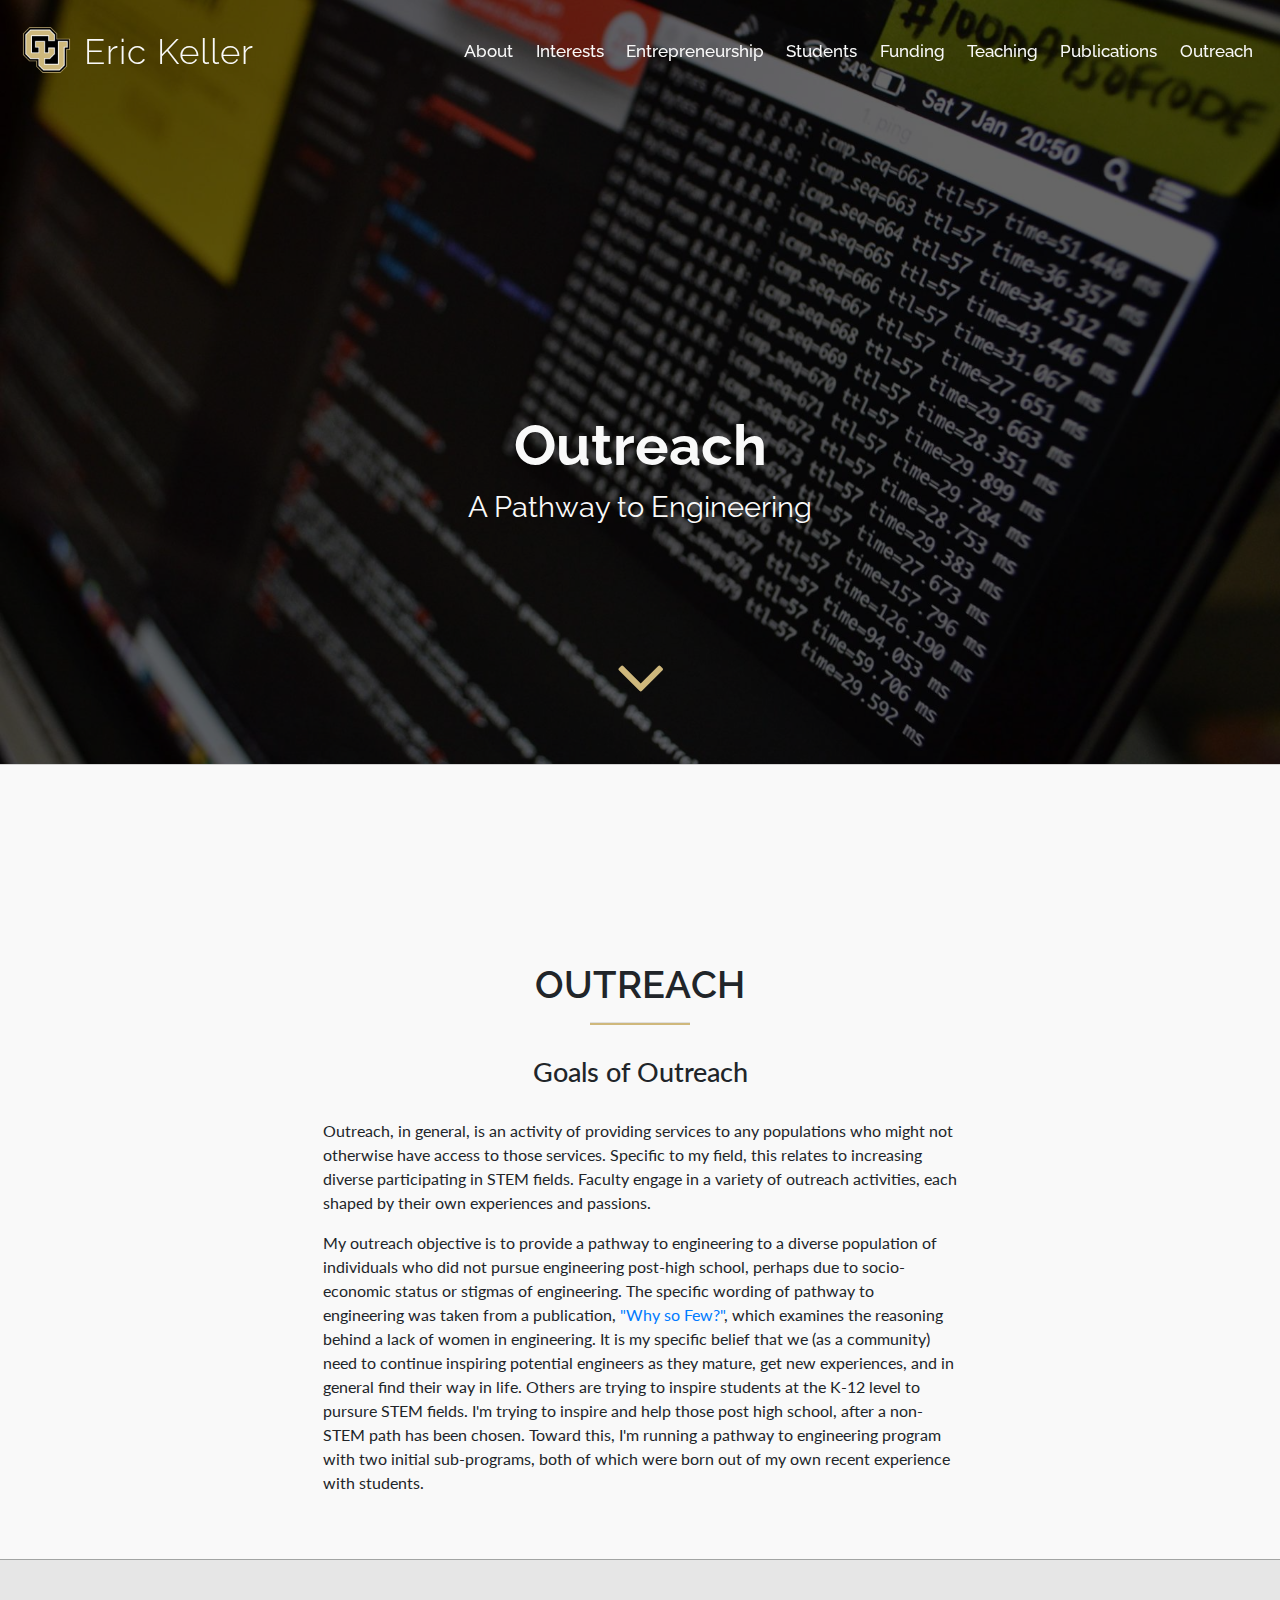
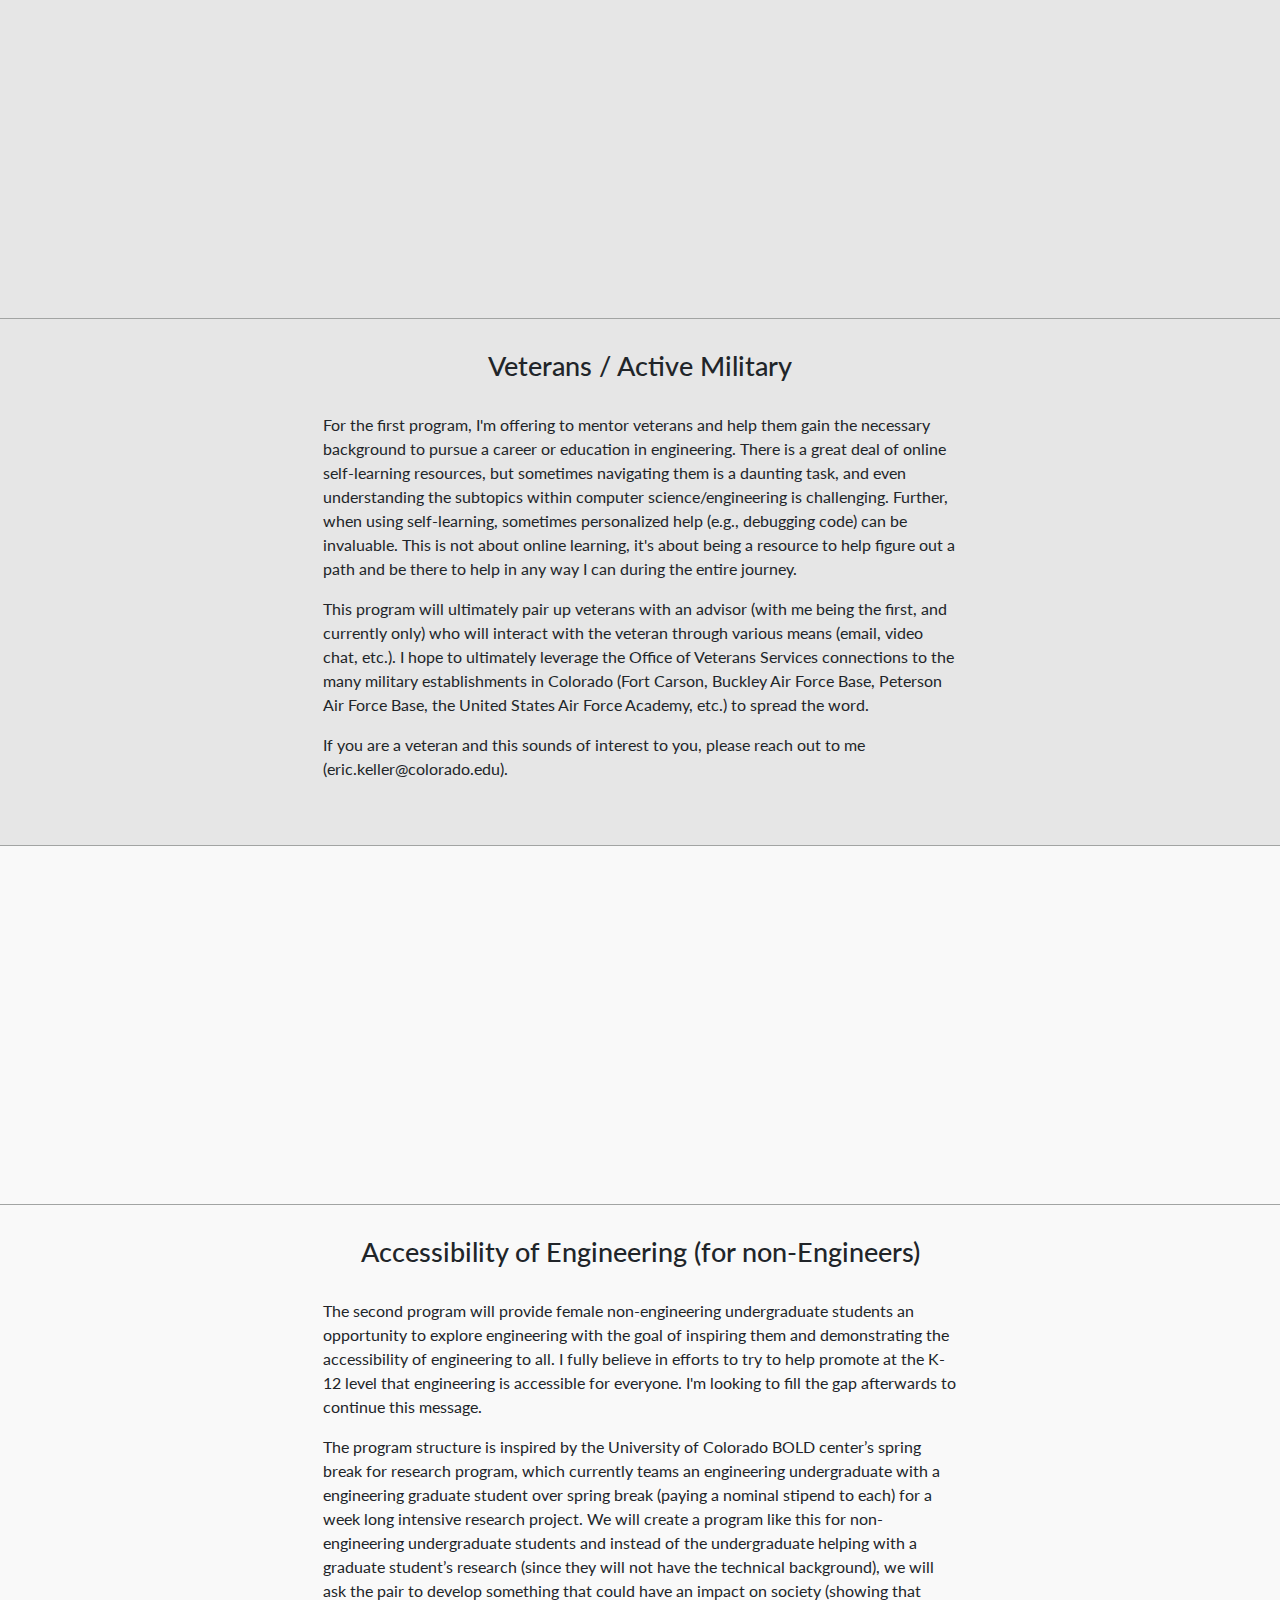
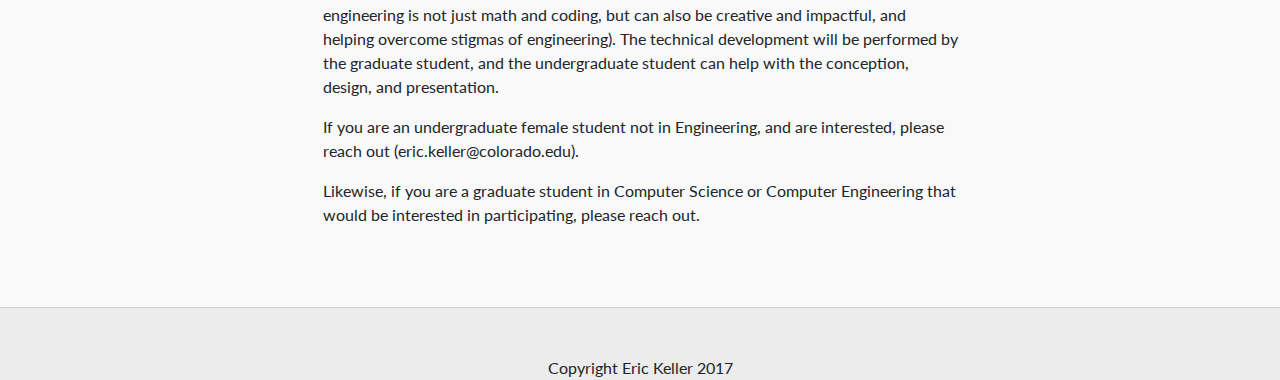
<file: outreach.html>
<!DOCTYPE html>
<html lang="en-US">
<head>
  <meta http-equiv="Content-Type" content="text/html; charset=utf-8" />
  <meta name=viewport content="width=device-width, initial-scale=1">
	<title>Eric Keller</title>
  <link rel="stylesheet" href="/css/font-awesome.min.css">
  <link rel="apple-touch-icon" sizes="180x180" href="/apple-touch-icon.png">
  <link rel="icon" type="image/png" sizes="32x32" href="/favicon-32x32.png">
  <link rel="icon" type="image/png" sizes="16x16" href="/favicon-16x16.png">
  <link rel="manifest" href="/manifest.json">
  <meta name="theme-color" content="#ffffff">
  <link href="https://fonts.googleapis.com/css?family=Lato:400" rel="stylesheet">
  <link href="https://fonts.googleapis.com/css?family=Raleway:300,400,500,600,700" rel="stylesheet">  
  <link rel="stylesheet" type="text/css" href="css/bootstrap.min.css">
	<link rel="stylesheet" type="text/css" href="css/main.css">
</head>
<body data-spy="scroll" data-target="#global-nav">
<!-- NAVBAR START -->
<nav class="navbar navbar-expand-lg navbar-inverse fixed-top" id="global-nav">
  <button class="navbar-toggler navbar-toggler-right" type="button" data-toggle="collapse" data-target="#navbarSupportedContent" aria-controls="navbarSupportedContent" aria-expanded="false" aria-label="Toggle navigation">
    <i class="fa fa-bars" aria-hidden="true"></i>
  </button>
  <a class="navbar-brand" href="index.html" id="navbar-title"><img src="img/cu-logo.png" alt="logo of CU" class="cu-logo">Eric Keller</a>
  <div class="collapse navbar-collapse" id="navbarSupportedContent">
    <ul class="navbar-nav ml-auto">
      <li class="nav-item">
        <a class="nav-link" href="index.html#about">About</a>
      </li>    
      <li class="nav-item">
        <a class="nav-link" href="index.html#interests">Interests</a>
      </li>
      <li class="nav-item">
        <a class="nav-link" href="index.html#enterpre">Entrepreneurship</a>
      </li>
      <li class="nav-item">
        <a class="nav-link" href="index.html#students">Students</a>
      </li>
      <li class="nav-item">
        <a class="nav-link" href="index.html#funding">Funding</a>
      </li> 
      <li class="nav-item">
        <a class="nav-link" href="index.html#teaching">Teaching</a>
      </li>
      <li class="nav-item">
        <a class="nav-link" href="publications.html">Publications</a>
      </li>  
      <li class="nav-item">
        <a class="nav-link" href="outreach.html">Outreach</a>
      </li>                                                                                      
    </ul>
  </div>
</nav><!-- NAVBAR END -->

<!-- HEADER START -->
<header class="main-header outreach-header" id="hero">
	<div class="header-wrapper outreach-header-wrapper">
  	<div class="header-text">
      <div>
        <div>
        <h1>Outreach</h1>
        <h2>A Pathway to Engineering</h2>
        </div>
        <a href="#outreach"><i class="fa fa-angle-down" aria-hidden="true"></i></a>              
      </div>
    </div>
	</div>
</header> <!-- HEADER END -->

<!-- MAIN START -->
<main>

<!-- OUTREACH SECTIONS START -->
<div class="section-wrap section-wrap-outreach">
  <a class="anchor" id="outreach"></a>
  <div class="container">
    <div class="row">
      <div class="col-lg-7 col-md-10 mx-auto section-heading">
        <h2>Outreach</h2>
        <hr>

        <h3>Goals of Outreach</h3>
        <p> Outreach, in general, is an activity of providing services to any populations who might not otherwise have access to those services. Specific to my field, this relates to increasing diverse participating in STEM fields.  Faculty engage in a variety of outreach activities, each shaped by their own experiences and passions.</p>

        <p>
        My outreach objective is to provide a pathway to engineering to a diverse population of individuals who did not pursue engineering post-high school, perhaps due to socio-economic status or stigmas of engineering.  The specific wording of pathway to engineering was taken from a publication, <a href="https://www.aauw.org/files/2013/02/Why-So-Few-Women-in-Science-Technology-Engineering-and-Mathematics.pdf">"Why so Few?"</a>, which examines the reasoning behind a lack of women in engineering.  It is my specific belief that we (as a community) need to continue inspiring potential engineers as they mature, get new experiences, and in general find their way in life.  Others are trying to inspire students at the K-12 level to pursure STEM fields.  I'm trying to inspire and help those post high school, after a non-STEM path has been chosen.  Toward this, I'm running a pathway to engineering program with two initial sub-programs, both of which were born out of my own recent experience with students. </p>
        
        
        



      </div>
    </div>
  </div>
</div>

<div class="intermission-container">
  <div class="intermission">

  </div> 
</div>

<div class="section-wrap section-wrap-outreach outreach-section-alternate">
  <div class="container">
    <div class="row">
      <div class="col-lg-7 col-md-10 mx-auto section-heading">       
        <h3>Veterans / Active Military</h3>         
        <p>For the first program, I'm offering to mentor veterans and help them gain the necessary background to pursue a career or education in engineering. There is a great deal of online self-learning resources, but sometimes navigating them is a daunting task, and even understanding the subtopics within computer science/engineering is challenging. Further, when using self-learning, sometimes personalized help (e.g., debugging code) can be invaluable.  This is not about online learning, it's about being a resource to help figure out a path and be there to help in any way I can during the entire journey.</p> 
        <p> This program will ultimately pair up veterans with an advisor (with me being the first, and currently only) who will interact with the veteran through various means (email, video chat, etc.). I hope to ultimately leverage the Office of Veterans Services connections to the many military establishments in Colorado (Fort Carson, Buckley Air Force Base, Peterson Air Force Base, the United States Air Force Academy, etc.) to spread the word. </p>
        <p> If you are a veteran and this sounds of interest to you, please reach out to me (eric.keller@colorado.edu).</p>
        
<!--        <p><a href="#">Flyer for 2018</a></p> -->
      </div>
    </div>        
  </div>
</div>

<div class="intermission-container-alt">
  <div class="intermission-alt">

  </div> 
</div>

<div class="section-wrap section-wrap-outreach">
  <div class="container">
    <div class="row">
      <div class="col-lg-7 col-md-10 mx-auto section-heading">  
        <h3>Accessibility of Engineering (for non-Engineers)</h3>
        <p>
        The second program will provide female non-engineering undergraduate students an opportunity to explore engineering with the goal of inspiring them and demonstrating the accessibility of engineering to all.  I fully believe in efforts to try to help promote at the K-12 level that engineering is accessible for everyone.  I'm looking to fill the gap afterwards to continue this message. </p>   
        
        <p>The program structure is inspired by the University of Colorado BOLD center’s spring break for research program, which currently teams an engineering undergraduate with a engineering graduate student over spring break (paying a nominal stipend to each) for a week long intensive research project. We will create a program like this for non-engineering undergraduate students and instead of the undergraduate helping with a graduate student’s research (since they will not have the technical background), we will ask the pair to develop something that could have an impact on society (showing that engineering is not just math and coding, but can also be creative and impactful, and helping overcome stigmas of engineering). The technical development will be performed by the graduate student, and the undergraduate student can help with the conception, design, and presentation. 
        </p>      
        <p> If you are an undergraduate female student not in Engineering, and are interested, please reach out (eric.keller@colorado.edu).<p>
        <p> Likewise, if you are a graduate student in Computer Science or Computer Engineering that would be interested in participating, please reach out.</p>

      </div>
    </div>        
  </div>
</div>

<!-- OUTREACH SECTIONS END -->
</main> <!-- MAIN END -->

<footer class="main-footer">
  
<p>Copyright Eric Keller 2017</p>
</footer>


<script src="js/jquery-3.2.1.min.js"></script>
<script src="js/popper.min.js"></script>
<script src="js/bootstrap.min.js"></script>
<script type="text/javascript" src="js/main.js"></script>
</body>
</html>
</file>
<file: css/main.css>
body,html{height:100%;font-family:Lato,Muli,Roboto,"Helvetica Neue Light","Helvetica Neue",Helvetica,Arial,"Lucida Grande",sans-serif;background-color:#f9f9f9;-webkit-box-sizing:border-box;box-sizing:border-box;-webkit-font-smoothing:antialiased;-moz-osx-font-smoothing:grayscale;position:relative}.navbar-toggler{margin-top:-2px;border-top:1px solid #fff!important;border-bottom:1px solid #fff!important;border-left:2px solid #fff!important;border-right:2px solid #fff!important;padding:.35rem .5rem .35rem .5rem;border-radius:0}.fa-bars{color:#fff;font-size:20px}.navbar{position:fixed!important;z-index:1000;background-color:#03020c!important}.navbar-transition{-webkit-transition:.8s;transition:.8s}nav .navbar-brand{-webkit-transition:.8s;transition:.8s;font-weight:300;margin-left:0rem;letter-spacing:1px;font-family:Raleway,HelveticaNeue-Light,"Helvetica Neue Light","Helvetica Neue",Helvetica,Arial,"Lucida Grande",sans-serif;color:#cfb87c;font-size:1.8rem}nav .navbar-brand img{width:50px;margin-right:.5rem;margin-top:-.5rem}nav .navbar-brand:hover{color:#f9f9f9}.navbar-nav{font-family:Raleway,HelveticaNeue-Light,"Helvetica Neue Light","Helvetica Neue",Helvetica,Arial,"Lucida Grande",sans-serif;font-weight:500;background-color:#03020c!important}.navbar-nav li a{-webkit-transition:.8s;transition:.8s;margin-top:1px;font-size:1rem;color:#f9f9f9!important;opacity:1}.navbar-nav li .active{color:#cfb87c!important}.navbar-nav li a:hover{color:#cfb87c!important}.navbar-nav li a:active{color:#cfb87c!important}@media screen and (min-width:992px){nav .navbar-brand{font-size:2.2rem;margin-top:2px;color:#f9f9f9}nav .navbar-brand:focus,nav .navbar-brand:hover{color:#cfb87c}nav .navbar-brand img{width:60px}.navbar{height:104px;background-color:transparent!important}.navbar-nav{background-color:transparent!important}.navbar-nav li a{color:#f9f9f9;margin:0 .07rem;margin-top:0;font-size:15px;background-color:transparent!important}.navbar-nav li a.active,.navbar-nav li a:focus,.navbar-nav li a:hover{color:#cfb87c!important}.navbar-logo-transition{-webkit-transition:.8s;transition:.8s}.scrolled-nav{height:58px;background-color:#f9f9f9!important;-webkit-box-shadow:0 5px 11px 0 rgba(50,50,50,.08);box-shadow:0 5px 11px 0 rgba(50,50,50,.08)}.scrolled-nav .navbar-brand{color:#212529}.scrolled-nav .navbar-nav li a{color:#212529!important}.scrolled-nav .navbar-nav li a.active,.scrolled-nav .navbar-nav li a:focus,.scrolled-nav .navbar-nav li a:hover{color:#cfb87c!important}.scrolled-nav .navbar-logo{top:5px;background-color:#cfb87c;border-radius:50%;opacity:.97}.scrolled-nav .navbar-logo:hover{background-color:#cfb87c}}@media screen and (min-width:1100px){.navbar-nav li a{font-size:17px;margin:0 .2rem}}.main-header{background:url(../img/flatirons-edit-crop.jpg) center center;background-size:cover;width:100%;height:85vh;border-bottom:1px solid #d3d3d3;margin-bottom:15vh}.header-wrapper{height:100%;width:100%;background-color:rgba(20,10,0,.6);display:-webkit-box;display:-ms-flexbox;display:flex;-webkit-box-align:center;-ms-flex-align:center;align-items:center}.header-text{color:#f9f9f9;text-align:center;-webkit-box-pack:center;-ms-flex-pack:center;justify-content:center;-webkit-box-align:end;-ms-flex-align:end;align-items:flex-end;height:100%;width:100%;display:-webkit-box;display:-ms-flexbox;display:flex}.header-text h1{font-size:3.5rem;font-weight:700;font-family:Raleway,HelveticaNeue-Light,"Helvetica Neue Light","Helvetica Neue",Helvetica,Arial,"Lucida Grande",sans-serif;color:#f9f9f9;-webkit-transition:.9s;transition:.9s;margin-bottom:1rem}.header-text h2{font-family:Raleway,HelveticaNeue-Light,"Helvetica Neue Light","Helvetica Neue",Helvetica,Arial,"Lucida Grande",sans-serif;font-size:1.8rem;font-weight:400;color:#f9f9f9;-webkit-transition:.9s;transition:.9s;margin-bottom:7rem}.header-text a:hover{color:#cfb87c;text-decoration:none}.header-text i{font-size:5rem;color:#cfb87c}.header-text div{margin-bottom:3rem}.scrolled-header-text h1{color:transparent}.scrolled-header-text h2{color:transparent}.header-text hr{border-bottom:2px solid;width:100%;color:#cfb87c}@media (max-width:992px){.main-header{margin-top:1.5rem;height:100vh}.header-text h1{font-size:2.8rem}.header-text h2{font-size:1.8rem;margin-bottom:0}.header-text i{margin-top:-1rem;font-size:5rem}.header-text div{margin-bottom:2rem}}@media (max-height:500px){.main-header{height:330px}.header-text h2{margin-bottom:0}.header-text div{margin-bottom:2rem}.navbar-nav .nav-link{line-height:14px}}.section-heading{text-align:center}.section-heading h2{font-weight:600;font-size:2.4rem;letter-spacing:.3px;font-family:Raleway,HelveticaNeue-Light,"Helvetica Neue Light","Helvetica Neue",Helvetica,Arial,"Lucida Grande",sans-serif;color:#212529;margin-top:4rem;margin-bottom:1rem;text-transform:uppercase}.section-heading h3{font-weight:500;margin-bottom:1.5rem}.section-heading hr{width:100px;margin:0 auto;text-align:center;border-bottom:2px solid #cfb87c;margin-bottom:4rem}@media (max-width:576px){.section-heading h2{font-size:1.8rem}}.content-image-container{margin:0 auto;text-align:center}.content-image{border-radius:50%}.more-link{display:none;padding:10px 15px;font-size:2rem;color:#cfb87c;font-family:Raleway,HelveticaNeue-Light,"Helvetica Neue Light","Helvetica Neue",Helvetica,Arial,"Lucida Grande",sans-serif;font-weight:900;vertical-align:bottom}.more-link:hover{color:#cfb87c}.section-wrap-about{padding-bottom:5rem}.contact-info{text-align:left;color:#565a5c;font-size:1.1rem;list-style-type:none;padding-left:0}.contact-info li{-webkit-transition:.8s;transition:.8s}.contact-info li:hover{color:#cfb87c}.about-icons{font-size:2rem;width:100%}.about-icons a{margin:0 auto;color:#565a5c;font-family:Raleway,HelveticaNeue-Light,"Helvetica Neue Light","Helvetica Neue",Helvetica,Arial,"Lucida Grande",sans-serif;-webkit-transition:.8s;transition:.8s}.about-icons a:focus,.about-icons a:hover{color:#cfb87c;text-decoration:none}@media (max-width:576px){.about-icons{text-align:center;font-size:1.5rem}}.about-content p{font-size:1.1rem}.section-wrap-interests{padding-bottom:5rem;background-color:#e6e6e6}.interest-item{margin-bottom:2rem}.interest-item h4{font-weight:900}.interest-item p{text-align:left}.interest-item-icons,.interest-item-icons-alt{width:70%;margin:0 auto;display:-webkit-box;display:-ms-flexbox;display:flex;-ms-flex-pack:distribute;justify-content:space-around;margin-bottom:1rem}.interest-subheading-alt{margin-top:-1rem;margin-bottom:2rem}.interests-icon{font-size:5rem;color:#565a5c;margin-bottom:.8rem}.features-icon{color:#f9f9f9}.icons-stack{text-align:center}.icons-stack p{font-size:1rem;margin:0;margin-bottom:0rem}.interests-quote-block{text-align:center;margin-top:1rem;margin-bottom:1rem}.interests-quote-block h2{letter-spacing:3px;font-size:2.5rem}@media (max-width:576px){.interest-item-icons,.interest-item-icons-alt{width:100%}.interest-item-icons h3,.interest-item-icons-alt h3{font-size:1.5rem}.interests-icon{font-size:4rem}.interests-quote-block h2{font-size:2.1rem}}.section-wrap-enterpren{padding-bottom:5rem}.section-heading-enterpren{text-align:center}.section-heading-enterpren h2{margin-bottom:1rem}.section-heading-enterpren h3{margin-top:1rem;font-weight:500}.section-subheading-enterpren p{margin-top:-1rem;margin-bottom:1rem;text-align:left}.enterpren-container{margin:0 auto;margin-top:0rem;text-align:center;border-bottom:2px solid #cfb87c;margin-bottom:3rem}.enterpren-container img{max-height:120px}.enterpren-container p{text-align:left}.enterpren-container p:last-child{text-align:center;font-size:1.1rem}.enterpren-active{color:green}.enterpren-dissolved{color:red}.participated-in-section{margin-bottom:2rem}.participated-in-section .col-md-4{margin:auto auto;padding:1rem 0;text-align:center}.section-wrap-students{padding-bottom:5rem;background-color:#e6e6e6}.team-section{text-align:center;margin:0 auto;margin-top:1rem}.team-section h3{font-family:Raleway,HelveticaNeue-Light,"Helvetica Neue Light","Helvetica Neue",Helvetica,Arial,"Lucida Grande",sans-serif;color:#212529;font-weight:700;font-size:1.5rem;margin-top:1.5rem}.team-section h4{font-weight:500;font-size:1.1rem;color:#565a5c}.team-section a{color:#212529;font-size:.8rem;margin:0 .3rem}.team-section p{margin-bottom:.3rem}.team-image{width:60%;border-radius:50%}@media (max-width:576px){.team-section{margin-top:2rem;padding-bottom:2rem;border-bottom:1px solid rgba(0,0,0,.1)}.team-image{width:75%}}.alumni-heading h3{margin-top:4rem;margin-bottom:2rem}.alumni-item h4{letter-spacing:.5px;font-size:1.5rem}.section-wrap-funding{padding-bottom:3rem}.funding-item{margin-bottom:4rem;border-bottom:2px solid #cfb87c}.funding-item p{font-size:1rem}.funding-image-container{text-align:center}.funding-image-container img{max-height:120px;margin-bottom:1rem}.funding-past-item{margin-bottom:3rem}.funding-past-item img{width:110px;margin-left:1rem;margin-right:1.5rem}.funding-past-item-description{display:-webkit-box;display:-ms-flexbox;display:flex;-webkit-box-orient:vertical;-webkit-box-direction:normal;-ms-flex-direction:column;flex-direction:column;-ms-flex-pack:distribute;justify-content:space-around}.funding-past-item-description h3,.funding-past-item-description p{margin:0}.funding-expand-button-container{text-align:center;margin:0 auto}.funding-expand-button-container button{border:2px solid #cfb87c;background-color:transparent;color:#212529;padding:10px 15px;cursor:pointer;margin-bottom:.8rem;font-weight:400;font-size:1.2rem;-webkit-transition:.8s;transition:.8s}.funding-expand-button-container button:hover{border:2px solid #cfb87c}.funding-item .collapse{margin-bottom:1rem}.section-wrap-teaching{padding-bottom:5rem;background-color:#e6e6e6}.teaching-item{margin-bottom:1.5 rem}.teaching-item h4{font-size:1.4rem}.teaching-item p{color:#565a5c;font-size:1rem;line-height:10px}.publications-header{background:url(../img/archive.jpg) center center;background-size:cover;height:50vh;margin-bottom:0}.publications-header-wrapper{background-color:rgba(0,0,0,.5)}.section-wrap-publications{padding-bottom:4rem}.section-wrap-publications h3:first-child{margin-top:0}.section-wrap-publications h3{text-align:center;font-size:1.8rem;margin-bottom:2rem;margin-top:4rem}.publications-item{padding:5px;border-bottom:2px solid #cfb87c;margin-bottom:1rem}.publications-item h4{font-size:1.2rem}.publications-item p{font-size:.9rem;margin-bottom:.3rem}.publication-icons{font-size:1.5rem;margin-bottom:0;width:100%}.publication-icons a{color:#565a5c;font-family:Raleway,HelveticaNeue-Light,"Helvetica Neue Light","Helvetica Neue",Helvetica,Arial,"Lucida Grande",sans-serif;margin:0 .4rem;-webkit-transition:.8s;transition:.8s}.publication-icons a:focus,.publication-icons a:hover{color:#cfb87c}.section-wrap-outreach{padding-bottom:4rem}.section-wrap-outreach h3{text-align:center;font-size:1.7rem;margin-bottom:2rem;margin-top:2rem}.section-wrap-outreach hr{margin-bottom:2rem}.section-wrap-outreach p{text-align:left}.section-heading-outreach h2{margin-bottom:-2rem}.outreach-header{background:url(../img/outreach9.jpg) center center;background-size:cover}.outreach-header-wrapper{background-color:rgba(0,0,0,.6)}.liberal-icon-container,.usa-flag-container{width:40%;margin:0 auto;margin-top:1.5rem;margin-bottom:2rem}.liberal-icon-container{width:20%;margin-bottom:2rem}.outreach-section-alternate{background-color:#e6e6e6}.main-footer{text-align:center;background-color:#ececec;border-top:1px solid #d3d3d3}.main-footer p{margin-top:3rem;margin-bottom:0}.anchor{display:block;position:relative;top:-53px;visibility:hidden}.anchor-contact{top:-82px}@media (max-width:992px){.anchor{top:-57px}}.intermission-container,.intermission-container-alt,.intermission-container-alt2{background-color:#e6e6e6;margin-top:-1rem;padding-bottom:0rem}.intermission-container-alt{background-color:#f9f9f9}.intermission,.intermission-alt,.intermission-alt2{background:url(../img/intermission1.jpg) center center;background-attachment:fixed;background-size:cover;border-top:1px solid #a2a4a3;border-bottom:1px solid #a2a4a3;height:40vh;padding:8rem 0}.intermission-alt{background:url(../img/intermission2c.jpg) center 90%;background-attachment:fixed;background-size:cover}.intermission-alt2{background:url(../img/inter6.jpg) center 90%;background-attachment:fixed;background-size:cover}
</file>
<file: css/academicons.min.css>
.ai-ul,.fa-ul{list-style-type:none}.ai-li,.fa-li{top:.14285714em;text-align:center}.ai-fw,.ai-li,.fa-fw,.fa-li{text-align:center}.ai.fa-pull-left,.fa.fa-pull-left{margin-right:.3em}@font-face{font-family:Academicons;src:url(../fonts/academicons.eot?v=1.8.0);src:url(../fonts/academicons.eot?v=1.8.0) format('embedded-opentype'),url(../fonts/academicons.ttf?v=1.8.0) format('truetype'),url(../fonts/academicons.woff?v=1.8.0) format('woff'),url(../fonts/academicons.svg?v=1.8.0#academicons) format('svg');font-weight:400;font-style:normal}.ai{display:inline-block;font:normal normal normal 14px/1 Academicons;font-size:inherit;text-rendering:auto;-webkit-font-smoothing:antialiased;-moz-osx-font-smoothing:grayscale}.ai-lg,.fa-lg{line-height:.75em;vertical-align:-15%}.ai-academia:before{content:"\e800"}.ai-academia-square:before{content:"\e801"}.ai-acclaim:before{content:"\e802"}.ai-acclaim-square:before{content:"\e803"}.ai-acm:before{content:"\e804"}.ai-acm-square:before{content:"\e805"}.ai-ads:before{content:"\e806"}.ai-ads-square:before{content:"\e807"}.ai-arxiv:before{content:"\e808"}.ai-arxiv-square:before{content:"\e809"}.ai-biorxiv:before{content:"\e810"}.ai-biorxiv-square:before{content:"\e811"}.ai-ceur:before{content:"\e812"}.ai-ceur-box:before{content:"\e813"}.ai-courser:before{content:"\e814"}.ai-courser-square:before{content:"\e815"}.ai-dataverse:before{content:"\e816"}.ai-dataverse-box:before{content:"\e817"}.ai-dblp:before{content:"\e818"}.ai-dblp-square:before{content:"\e819"}.ai-depsy:before{content:"\e820"}.ai-depsy-square:before{content:"\e821"}.ai-doi:before{content:"\e822"}.ai-doi-square:before{content:"\e823"}.ai-dryad:before{content:"\e824"}.ai-dryad-square:before{content:"\e825"}.ai-figshare:before{content:"\e826"}.ai-figshare-square:before{content:"\e827"}.ai-google-scholar:before{content:"\e828"}.ai-google-scholar-square:before{content:"\e829"}.ai-ieee:before{content:"\e830"}.ai-ieee-square:before{content:"\e831"}.ai-impactstory:before{content:"\e832"}.ai-impactstory-square:before{content:"\e833"}.ai-inspire:before{content:"\e834"}.ai-inspire-square:before{content:"\e835"}.ai-mendeley:before{content:"\e836"}.ai-mendeley-square:before{content:"\e837"}.ai-open-access:before{content:"\e838"}.ai-open-access-square:before{content:"\e839"}.ai-orcid:before{content:"\e840"}.ai-orcid-square:before{content:"\e841"}.ai-osf:before{content:"\e842"}.ai-osf-square:before{content:"\e843"}.ai-overleaf:before{content:"\e844"}.ai-overleaf-square:before{content:"\e845"}.ai-philpapers:before{content:"\e846"}.ai-philpapers-square:before{content:"\e847"}.ai-piazza:before{content:"\e848"}.ai-piazza-square:before{content:"\e849"}.ai-publons:before{content:"\e850"}.ai-publons-square:before{content:"\e851"}.ai-pubmed:before{content:"\e852"}.ai-pubmed-square:before{content:"\e853"}.ai-researchgate:before{content:"\e854"}.ai-researchgate-square:before{content:"\e855"}.ai-scirate:before{content:"\e856"}.ai-scirate-square:before{content:"\e857"}.ai-springer:before{content:"\e858"}.ai-springer-square:before{content:"\e859"}.ai-zotero:before{content:"\e860"}.ai-zotero-square:before{content:"\e861"}.ai-lg{font-size:1.33333333em}.ai-2x{font-size:2em}.ai-3x{font-size:3em}.ai-4x{font-size:4em}.ai-5x{font-size:5em}.ai-fw{width:1.28571429em}.ai-ul{padding-left:0;margin-left:2.14285714em}.ai-ul>li{position:relative}.ai-li{position:absolute;left:-2.14285714em;width:2.14285714em}.ai-li.fa-lg{left:-1.85714286em}.ai-border{padding:.2em .25em .15em;border:.08em solid #eee;border-radius:.1em}.ai-pull-left{float:left}.ai-pull-right{float:right}.ai.fa-pull-right{margin-left:.3em}.fa-lg{font-size:1.33333333em}.fa-2x{font-size:2em}.fa-3x{font-size:3em}.fa-4x{font-size:4em}.fa-5x{font-size:5em}.fa-fw{width:1.28571429em}.fa-ul{padding-left:0;margin-left:2.14285714em}.fa-ul>li{position:relative}.fa-li{position:absolute;left:-2.14285714em;width:2.14285714em}.fa-li.fa-lg{left:-1.85714286em}.fa-border{padding:.2em .25em .15em;border:.08em solid #eee;border-radius:.1em}.fa-pull-left{float:left}.fa-pull-right{float:right}.fa.fa-pull-right{margin-left:.3em}
</file>
